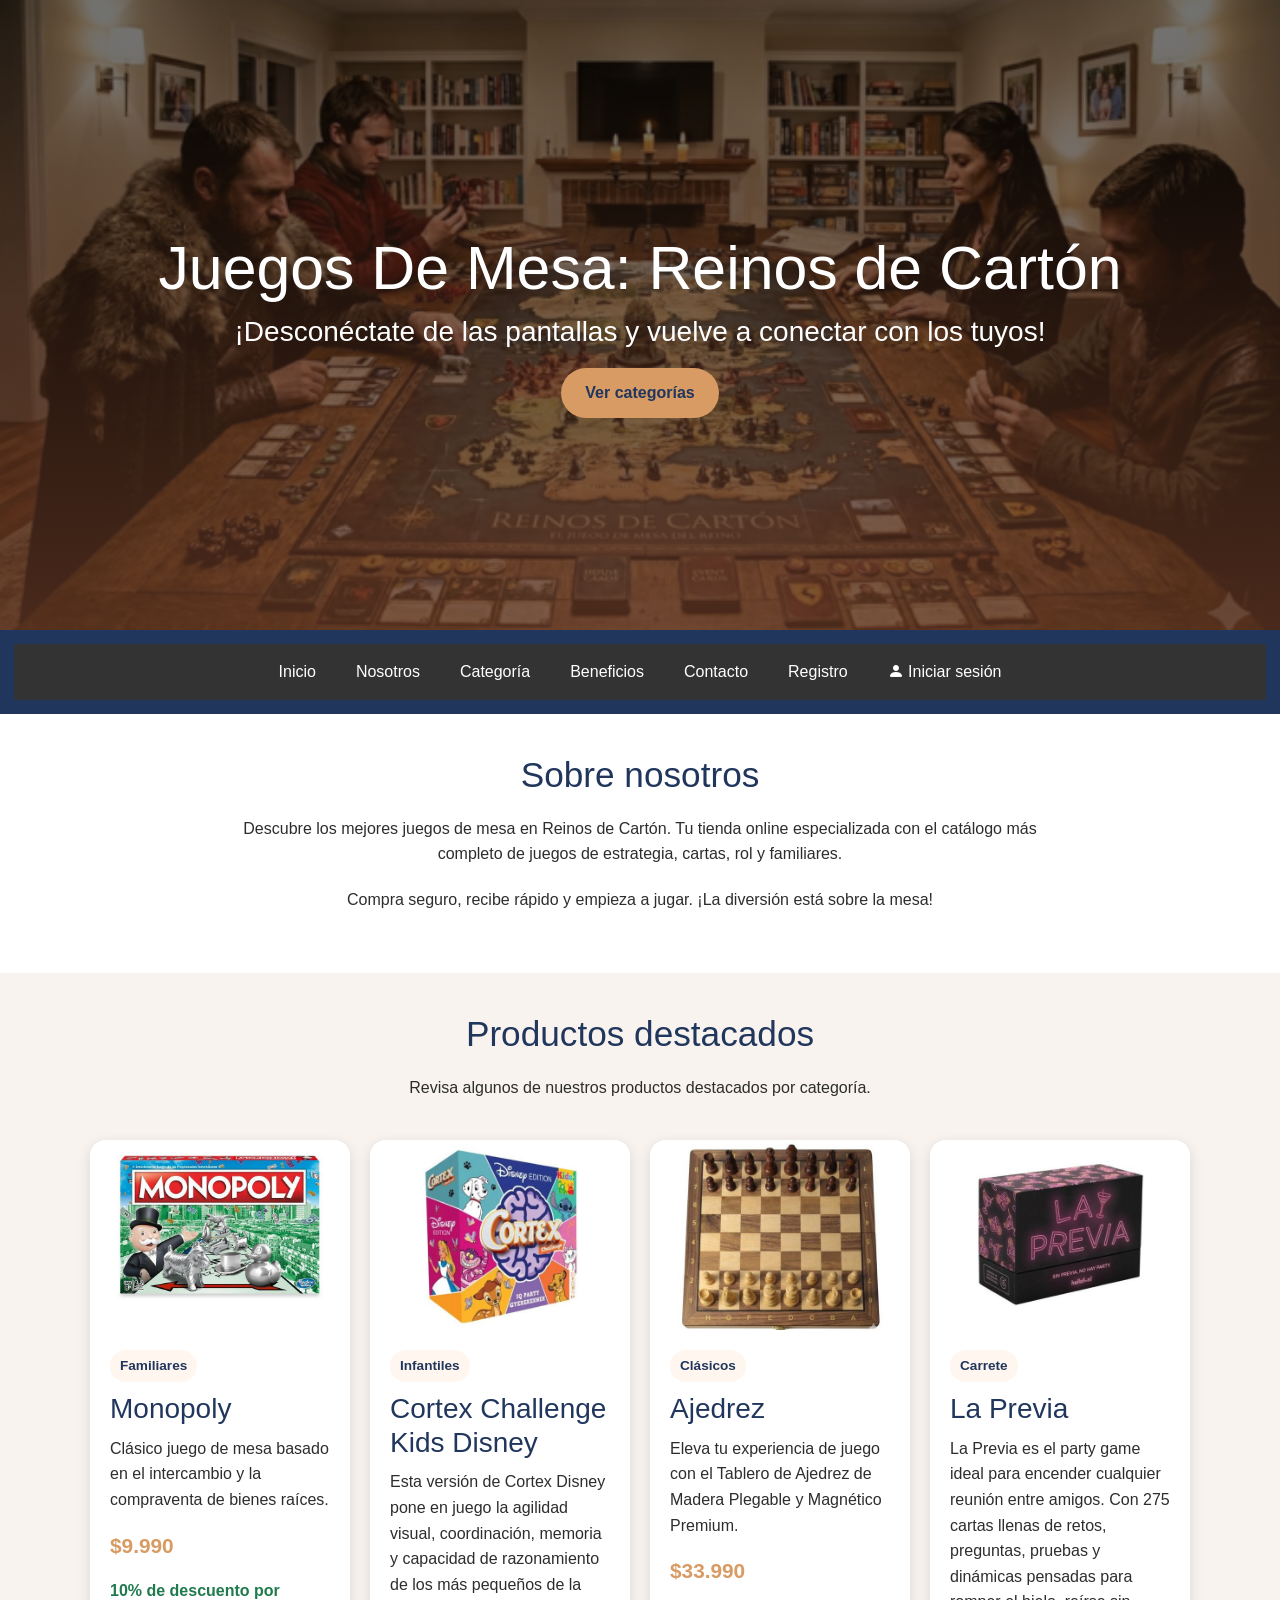
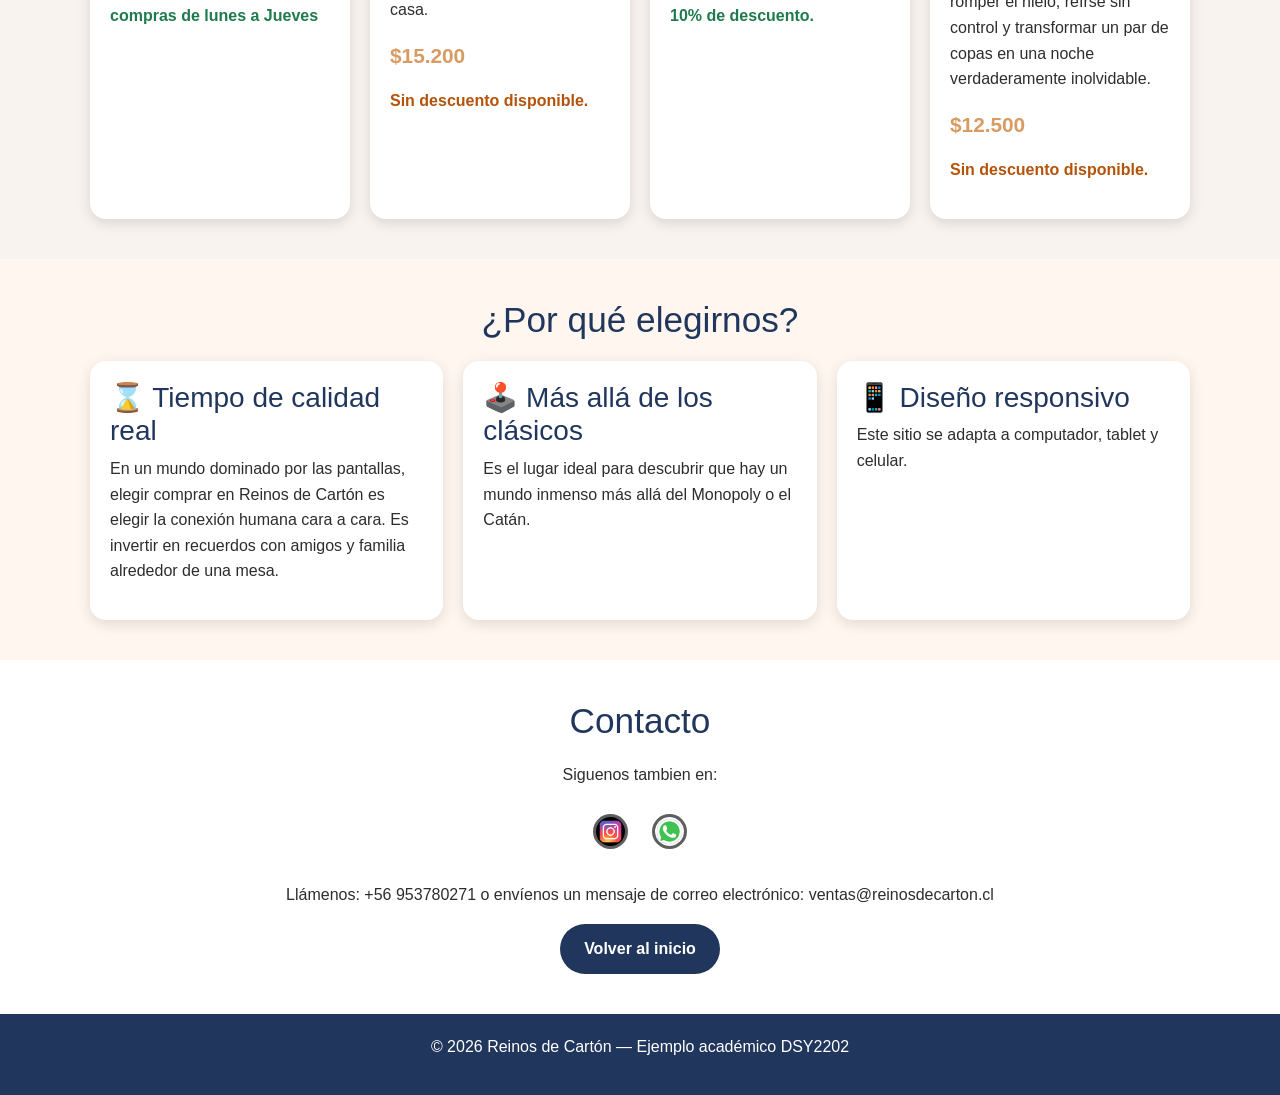
<file: index.html>
<!DOCTYPE html>
<!-- Indica que este documento usa HTML5.
  Siempre debe ir al inicio del archivo.
-->

<html lang="es">
<!-- 
  lang="es" indica que el idioma principal del sitio es español.
  Esto ayuda a navegadores, lectores de pantalla y accesibilidad.
-->

<head>
    <!-- Configuración general del documento -->

    <meta charset="UTF-8">
    <!-- Permite usar correctamente tildes, ñ y caracteres especiales -->

    <meta name="viewport" content="width=device-width, initial-scale=1.0">
    <!-- Permite que el sitio se adapte correctamente a celulares y tablets -->

    <title>Reinos de Cartón: Juegos de Mesa</title>
    <!-- Título que aparece en la pestaña del navegador -->

    <!-- Bootstrap por CDN: nos entrega diseño responsivo y componentes listos -->
    <link href="https://cdn.jsdelivr.net/npm/bootstrap@5.3.3/dist/css/bootstrap.min.css" rel="stylesheet">
    <link href="https://cdn.jsdelivr.net/npm/bootstrap-icons@1.11.3/font/bootstrap-icons.min.css" rel="stylesheet">

    <link rel="stylesheet" href="css/style.css">
    <!-- Conecta este HTML con el archivo CSS externo -->


</head>

<body>
    <!-- ========================================================= -->
    <!-- ENCABEZADO PRINCIPAL DEL SITIO -->
    <!-- ========================================================= -->

    <header class="encabezado" id="inicio">
        <!-- header representa la parte superior del sitio.
      Normalmente contiene logo, nombre del sitio o presentación principal.
    -->

        <div class="contenedor encabezado-contenido">
            <!-- div contenedor ayuda a limitar el ancho del contenido
        y mantener la página visualmente ordenada.
         -->
            <p>
            <h1>Juegos De Mesa: Reinos de Cartón</h1>
            <!-- h1 es el título principal de la página. Debe existir solo uno por página. -->
            <h3>¡Desconéctate de las pantallas y vuelve a conectar con los tuyos!</h3>
            </p>

            <!-- Párrafo de presentación o slogan -->

            <a href="#menu" class="boton-principal">Ver categorías</a>
            <!-- Enlace interno.
        Al hacer clic, baja hasta la sección con id="menu".
      -->
        </div>
    </header>

    <!-- ========================================================= -->
    <!-- MENÚ DE NAVEGACIÓN -->
    <!-- ========================================================= -->

    <nav class="navegacion">
        <!-- nav representa una zona de navegación.
      Aquí ubicamos enlaces internos a distintas secciones.
    -->
        <ul>
            <li><a href="index.html">Inicio</a></li>
            <li><a href="#nosotros">Nosotros</a></li>

            <li class="tiene-submenu">
                <a href="#menu">Categoría</a>
                <ul class="submenu">
                    <li><a href="familiares.html">Familiares</a></li>
                    <li><a href="infantiles.html">Infantiles</a></li>
                    <li><a href="clasicos.html">Clásicos</a></li>
                    <li><a href="carrete.html">Carrete</a></li>
                </ul>
            </li>

            <li><a href="#beneficios">Beneficios</a></li>
            <li><a href="#contacto">Contacto</a></li>
            <li><a href="registro.html">Registro</a></li>
            <li><a href="login.html" title="Accede a tu cuenta">
                <i class="bi-person-fill"></i>
                <span class="hidden-sm-down">Iniciar sesión</span>
            </a></li>

        </ul>
    </nav>


    <!-- ========================================================= -->
    <!-- CONTENIDO PRINCIPAL -->
    <!-- ========================================================= -->

    <main>
        <!-- main representa el contenido principal del sitio.
        Debe usarse una vez por página.
    -->

        <!-- ========================================================= -->
        <!-- SECCIÓN NOSOTROS -->
        <!-- ========================================================= -->

        <section class="seccion nosotros" id="nosotros">
            <!-- 
        section agrupa contenido relacionado.
        En este caso, información sobre los juegos de mesa en "Reinos de Cartón"
      -->

            <div class="contenedor">
                <h2>Sobre nosotros</h2>

                <p>
                    Descubre los mejores juegos de mesa en Reinos de Cartón.
                    Tu tienda online especializada con el catálogo más completo de juegos de estrategia,
                    cartas, rol y familiares.
                </p>

                <p>
                    Compra seguro, recibe rápido y empieza a jugar.
                    ¡La diversión está sobre la mesa!
                </p>
            </div>
        </section>

        <!-- ========================================================= -->
        <!-- SECCIÓN MENÚ -->
        <!-- ========================================================= -->

        <section class="seccion menu" id="menu">
            <div class="contenedor">
                <h2>Productos destacados</h2>

                <p class="texto-intro">
                    Revisa algunos de nuestros productos destacados por categoría.
                </p>

                <!-- 
          Contenedor de tarjetas.
          Dentro ubicaremos productos ficticios.
        -->
                <div class="contenedor-tarjetas">

                    <!-- ========================================================= -->
                    <!-- TARJETA 1 -->
                    <!-- ========================================================= -->

                    <article class="tarjeta">
                        <!-- 
              article representa contenido independiente.
              Cada tarjeta puede entenderse por sí sola.
            -->

                        <img src="img/monopoly_clasico.jpg" alt="Familiares">
                        <!-- 
              img muestra una imagen.
              src indica la ruta.
              alt describe la imagen para accesibilidad.
            -->

                        <div class="tarjeta-contenido">
                            <span class="categoria">Familiares</span>

                            <h3>Monopoly</h3>

                            <p>
                                Clásico juego de mesa basado en el intercambio y la compraventa de bienes raíces.
                            </p>

                            <p class="precio">$9.990</p>

                            <p class="descuento">10% de descuento por compras de lunes a Jueves</p>
                        </div>
                    </article>

                    <!-- ========================================================= -->
                    <!-- TARJETA 2 -->
                    <!-- ========================================================= -->

                    <article class="tarjeta">
                        <img src="img/cortex_kids.jpg" alt="Infantiles">

                        <div class="tarjeta-contenido">
                            <span class="categoria">Infantiles</span>

                            <h3>Cortex Challenge Kids Disney</h3>

                            <p>
                                Esta versión de Cortex Disney pone en juego la agilidad visual, coordinación,
                                memoria y capacidad de razonamiento de los más pequeños de la casa.
                            </p>

                            <p class="precio">$15.200</p>

                            <p class="sin-descuento">Sin descuento disponible.</p>
                        </div>
                    </article>

                    <!-- ========================================================= -->
                    <!-- TARJETA 3 -->
                    <!-- ========================================================= -->

                    <article class="tarjeta">
                        <img src="img/ajedrez.jpg" alt="Clasicos">

                        <div class="tarjeta-contenido">
                            <span class="categoria">Clásicos</span>

                            <h3>Ajedrez</h3>

                            <p>
                                Eleva tu experiencia de juego con el
                                Tablero de Ajedrez de Madera Plegable y Magnético Premium.
                            </p>

                            <p class="precio">$33.990</p>

                            <p class="descuento">10% de descuento.</p>
                        </div>
                    </article>

                    <!-- ========================================================= -->
                    <!-- TARJETA 4 -->
                    <!-- ========================================================= -->

                    <article class="tarjeta">
                        <img src="img/laPrevia.jpg" alt="Carrete">

                        <div class="tarjeta-contenido">
                            <span class="categoria">Carrete</span>

                            <h3>La Previa</h3>

                            <p>
                                La Previa es el party game ideal para encender cualquier reunión
                                entre amigos. Con 275 cartas llenas de retos, preguntas, pruebas y
                                dinámicas pensadas para romper el hielo, reírse sin control y transformar
                                un par de copas en una noche verdaderamente inolvidable.
                            </p>

                            <p class="precio">$12.500</p>

                            <p class="sin-descuento">Sin descuento disponible.</p>
                        </div>
                    </article>

        </section>

        <!-- ========================================================= -->
        <!-- SECCIÓN BENEFICIOS -->
        <!-- ========================================================= -->

        <section class="seccion beneficios" id="beneficios">
            <div class="contenedor">
                <h2>¿Por qué elegirnos?</h2>

                <div class="contenedor-beneficios">

                    <article class="beneficio">
                        <h3>⌛ Tiempo de calidad real</h3>
                        <p>En un mundo dominado por las pantallas, elegir comprar en Reinos de Cartón es elegir
                            la conexión humana cara a cara.
                            Es invertir en recuerdos con amigos y familia alrededor de una mesa.</p>
                    </article>

                    <article class="beneficio">
                        <h3> 🕹️ Más allá de los clásicos</h3>
                        <p>Es el lugar ideal para descubrir que hay un mundo inmenso más allá del Monopoly o el Catán.
                        </p>
                    </article>

                    <article class="beneficio">
                        <h3>📱 Diseño responsivo</h3>
                        <p>Este sitio se adapta a computador, tablet y celular.</p>
                    </article>

                </div>
            </div>

        </section>

        <!-- ========================================================= -->
        <!-- SECCIÓN CONTACTO -->
        <!-- ========================================================= -->

        <section class="seccion contacto" id="contacto">
            <div class="contenedor">
                <h2>Contacto</h2>

                <p>
                    Siguenos tambien en:
                <div class="item-wrapper">
                    <img src="img/instagram.png" alt="instagram">
                </div>
                <div class="item-wrapper">
                    <img src="img/whatsapp.gif" alt="whatsapp">
                </div>
                </p>

                <p>
                    Llámenos: +56 953780271 o
                    envíenos un mensaje de correo electrónico: ventas@reinosdecarton.cl
                </p>

                <a href="#inicio" class="boton-secundario">Volver al inicio</a>
            </div>
        </section>

    </main>


    <!-- ========================================================= -->
    <!-- PIE DE PÁGINA -->
    <!-- ========================================================= -->

    <footer class="pie-pagina">
        <p>© 2026 Reinos de Cartón — Ejemplo académico DSY2202</p>
    </footer>


</body>

</html>
</file>
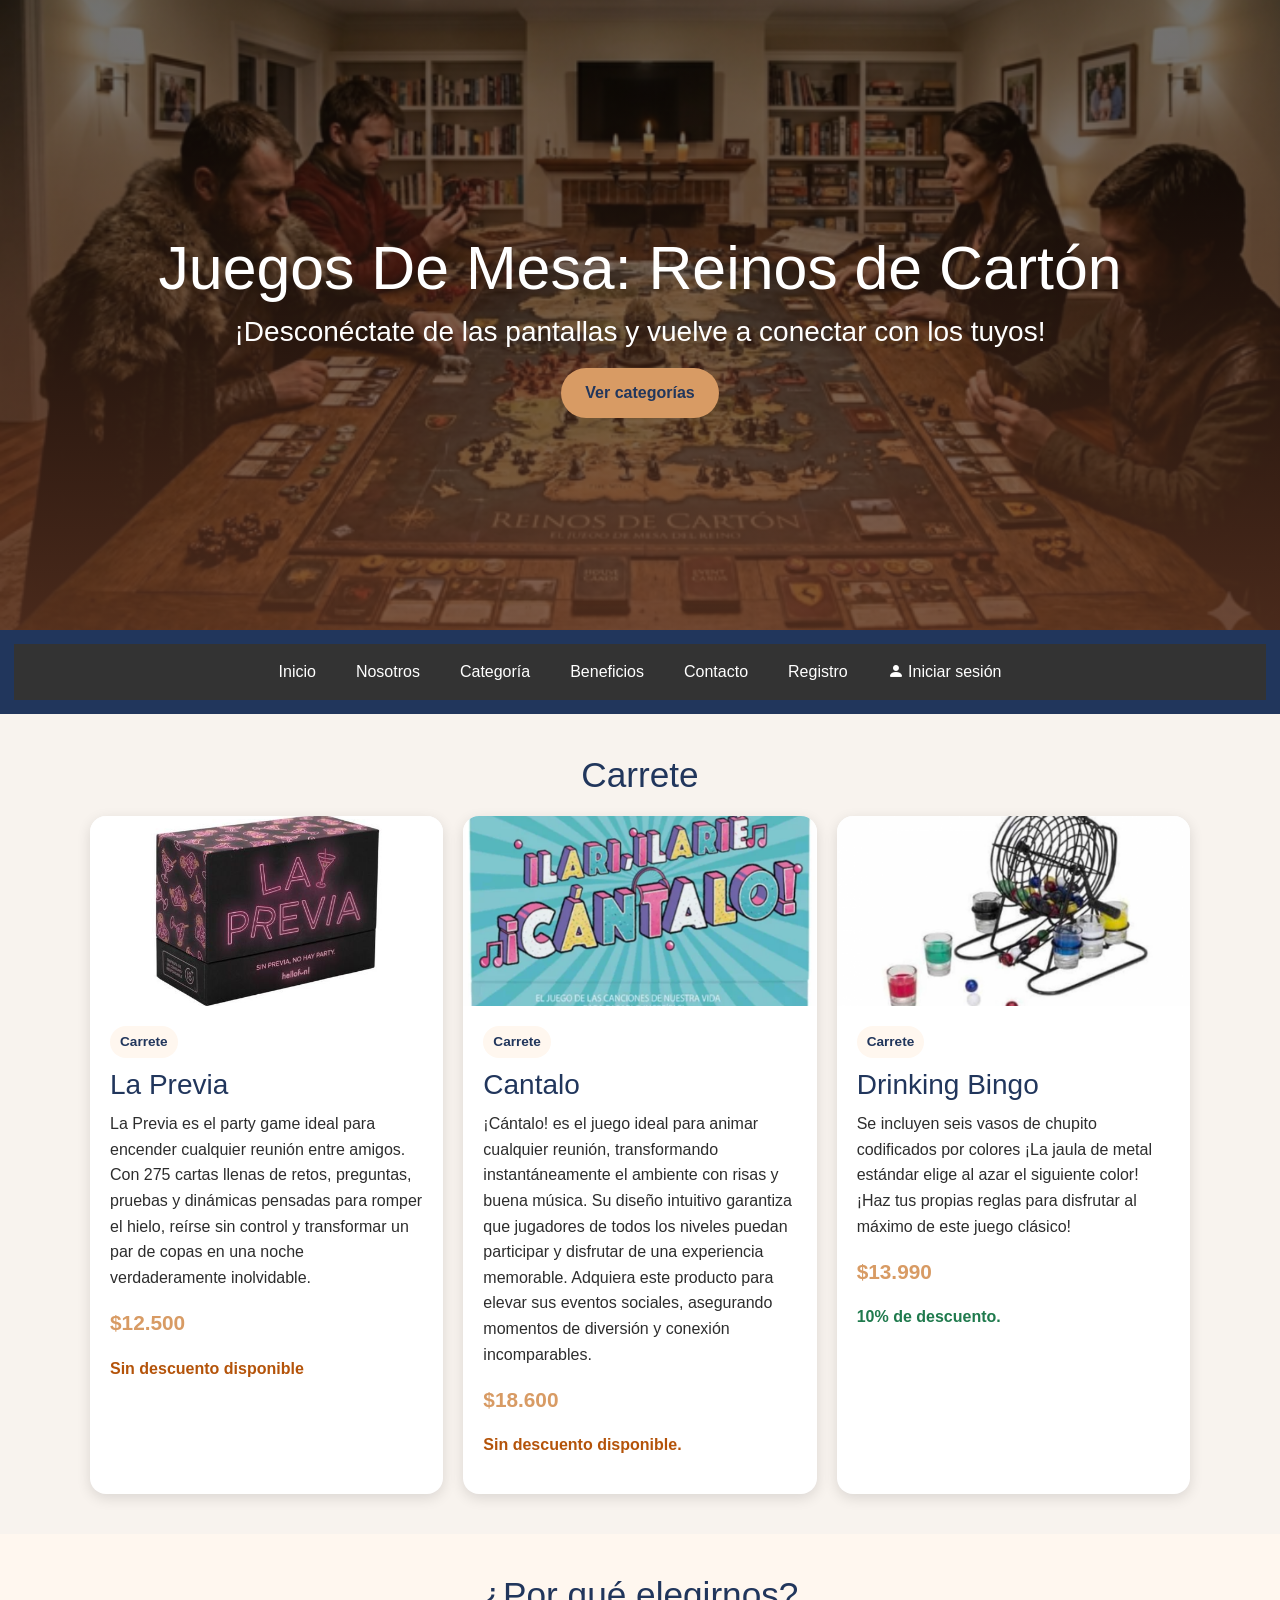
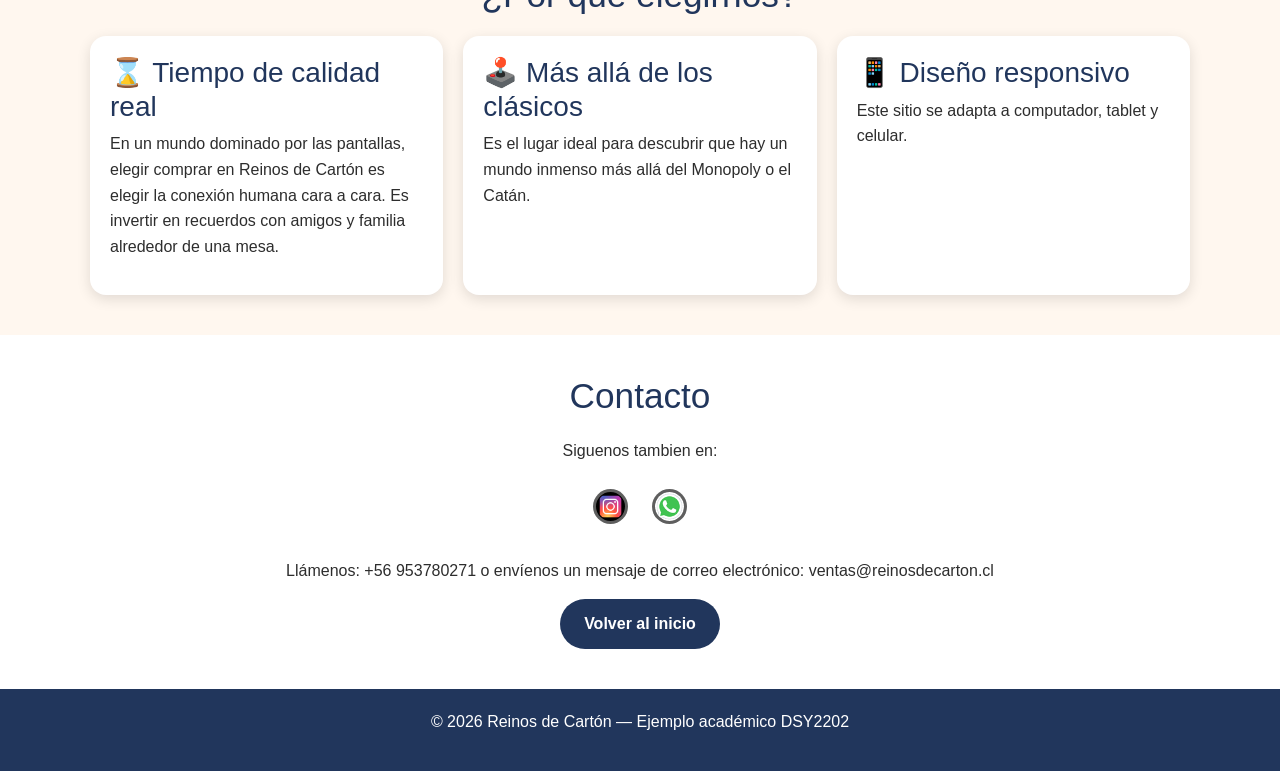
<file: carrete.html>
<!DOCTYPE html>
<!-- Indica que este documento usa HTML5.
  Siempre debe ir al inicio del archivo.
-->

<html lang="es">
<!-- 
  lang="es" indica que el idioma principal del sitio es español.
  Esto ayuda a navegadores, lectores de pantalla y accesibilidad.
-->

<head>
    <!-- Configuración general del documento -->

    <meta charset="UTF-8">
    <!-- Permite usar correctamente tildes, ñ y caracteres especiales -->

    <meta name="viewport" content="width=device-width, initial-scale=1.0">
    <!-- Permite que el sitio se adapte correctamente a celulares y tablets -->

     <!-- Bootstrap por CDN: nos entrega diseño responsivo y componentes listos -->
    <link href="https://cdn.jsdelivr.net/npm/bootstrap@5.3.3/dist/css/bootstrap.min.css" rel="stylesheet">
    <link href="https://cdn.jsdelivr.net/npm/bootstrap-icons@1.11.3/font/bootstrap-icons.min.css" rel="stylesheet">
    <title>Reinos de Cartón: Juegos de Mesa</title>
    <!-- Título que aparece en la pestaña del navegador -->

    <link rel="stylesheet" href="css/style.css">
    <!-- Conecta este HTML con el archivo CSS externo -->

</head>

<body>
    <!-- ========================================================= -->
    <!-- ENCABEZADO PRINCIPAL DEL SITIO -->
    <!-- ========================================================= -->

    <header class="encabezado" id="inicio">
        <!-- header representa la parte superior del sitio.
      Normalmente contiene logo, nombre del sitio o presentación principal.
    -->

        <div class="contenedor encabezado-contenido">
            <!-- div contenedor ayuda a limitar el ancho del contenido
        y mantener la página visualmente ordenada.
         -->
            <p>
            <h1>Juegos De Mesa: Reinos de Cartón</h1>
            <!-- h1 es el título principal de la página. Debe existir solo uno por página. -->
            <h3>¡Desconéctate de las pantallas y vuelve a conectar con los tuyos!</h3>
            </p>

            <!-- Párrafo de presentación o slogan -->

            <a href="#menu" class="boton-principal">Ver categorías</a>
            <!-- Enlace interno.
        Al hacer clic, baja hasta la sección con id="menu".
      -->
        </div>
    </header>

    <!-- ========================================================= -->
    <!-- MENÚ DE NAVEGACIÓN -->
    <!-- ========================================================= -->

    <nav class="navegacion">
        <!-- nav representa una zona de navegación.
      Aquí ubicamos enlaces internos a distintas secciones.
    -->
        <ul>
            <li><a href="index.html">Inicio</a></li>
            <li><a href="#nosotros">Nosotros</a></li>

            <li class="tiene-submenu">
                <a href="#menu">Categoría</a>
                <ul class="submenu">
                    <li><a href="familiares.html">Familiares</a></li>
                    <li><a href="infantiles.html">Infantiles</a></li>
                    <li><a href="clasicos.html">Clásicos</a></li>
                    <li><a href="carrete.html">Carrete</a></li>
                </ul>
            </li>

            <li><a href="#beneficios">Beneficios</a></li>
            <li><a href="#contacto">Contacto</a></li>
            <li><a href="registro.html">Registro</a></li>
            <li><a href="login.html" title="Accede a tu cuenta">
                <i class="bi-person-fill"></i>
                <span class="hidden-sm-down">Iniciar sesión</span>
            </a></li>
        </ul>
    </nav>

    <!-- ========================================================= -->
    <!-- CONTENIDO PRINCIPAL -->
    <!-- ========================================================= -->

    <main>
        <!-- main representa el contenido principal del sitio.
        Debe usarse una vez por página.
    -->


        <!-- ========================================================= -->
        <!-- SECCIÓN MENÚ -->
        <!-- ========================================================= -->

        <section class="seccion menu" id="menu">
            <div class="contenedor">
                <h2>Carrete</h2>

                <!-- 
          Contenedor de tarjetas.
          Dentro ubicaremos productos ficticios.
        -->
                <div class="contenedor-tarjetas">

                    <!-- ========================================================= -->
                    <!-- TARJETA 1 -->
                    <!-- ========================================================= -->

                    <article class="tarjeta">
                        <!-- 
              article representa contenido independiente.
              Cada tarjeta puede entenderse por sí sola.
            -->

                        <img src="img/laPrevia.jpg" alt="La Previa">
                        <!-- 
              img muestra una imagen.
              src indica la ruta.
              alt describe la imagen para accesibilidad.
            -->

                        <div class="tarjeta-contenido">
                            <span class="categoria">Carrete</span>

                            <h3>La Previa</h3>

                            <p>
                                La Previa es el party game ideal para encender cualquier reunión entre amigos.
                                Con 275 cartas llenas de retos, preguntas, pruebas y dinámicas pensadas para romper el
                                hielo,
                                reírse sin control y transformar un par de copas en una noche verdaderamente
                                inolvidable.
                            </p>

                            <p class="precio">$12.500</p>

                            <p class="sin-descuento">Sin descuento disponible</p>
                        </div>
                    </article>

                    <!-- ========================================================= -->
                    <!-- TARJETA 2 -->
                    <!-- ========================================================= -->

                    <article class="tarjeta">
                        <img src="img/cantalo.png" alt="Cantalo">

                        <div class="tarjeta-contenido">
                            <span class="categoria">Carrete</span>

                            <h3>Cantalo</h3>

                            <p>
                                ¡Cántalo! es el juego ideal para animar cualquier reunión, transformando
                                instantáneamente
                                el ambiente con risas y buena música. Su diseño intuitivo garantiza que jugadores de
                                todos los niveles puedan participar y disfrutar de una experiencia memorable. Adquiera
                                este producto
                                para elevar sus eventos sociales, asegurando momentos de diversión y conexión
                                incomparables.
                            </p>

                            <p class="precio">$18.600</p>

                            <p class="sin-descuento">Sin descuento disponible.</p>
                        </div>
                    </article>

                    <!-- ========================================================= -->
                    <!-- TARJETA 3 -->
                    <!-- ========================================================= -->

                    <article class="tarjeta">
                        <img src="img/drinking-bingo.jpg" alt="Drinking Bingo">

                        <div class="tarjeta-contenido">
                            <span class="categoria">Carrete</span>

                            <h3>Drinking Bingo</h3>

                            <p>
                                Se incluyen seis vasos de chupito codificados por colores
                                ¡La jaula de metal estándar elige al azar el siguiente color!
                                ¡Haz tus propias reglas para disfrutar al máximo de este juego clásico!
                            </p>

                            <p class="precio">$13.990</p>

                            <p class="descuento">10% de descuento.</p>
                        </div>
                    </article>


        </section>

        <!-- ========================================================= -->
        <!-- SECCIÓN BENEFICIOS -->
        <!-- ========================================================= -->

        <section class="seccion beneficios" id="beneficios">
            <div class="contenedor">
                <h2>¿Por qué elegirnos?</h2>

                <div class="contenedor-beneficios">

                    <article class="beneficio">
                        <h3>⌛ Tiempo de calidad real</h3>
                        <p>En un mundo dominado por las pantallas, elegir comprar en Reinos de Cartón es elegir
                            la conexión humana cara a cara.
                            Es invertir en recuerdos con amigos y familia alrededor de una mesa.</p>
                    </article>

                    <article class="beneficio">
                        <h3> 🕹️ Más allá de los clásicos</h3>
                        <p>Es el lugar ideal para descubrir que hay un mundo inmenso más allá del Monopoly o el Catán.
                        </p>
                    </article>

                    <article class="beneficio">
                        <h3>📱 Diseño responsivo</h3>
                        <p>Este sitio se adapta a computador, tablet y celular.</p>
                    </article>

                </div>
            </div>

        </section>

        <!-- ========================================================= -->
        <!-- SECCIÓN CONTACTO -->
        <!-- ========================================================= -->

        <section class="seccion contacto" id="contacto">
            <div class="contenedor">
                <h2>Contacto</h2>

                <p>
                    Siguenos tambien en:
                <div class="item-wrapper">
                    <img src="img/instagram.png" alt="instagram">
                </div>
                <div class="item-wrapper">
                    <img src="img/whatsapp.gif" alt="whatsapp">
                </div>
                </p>

                <p>
                    Llámenos: +56 953780271 o
                    envíenos un mensaje de correo electrónico: ventas@reinosdecarton.cl
                </p>

                <a href="#inicio" class="boton-secundario">Volver al inicio</a>
            </div>
        </section>

    </main>


    <!-- ========================================================= -->
    <!-- PIE DE PÁGINA -->
    <!-- ========================================================= -->

    <footer class="pie-pagina">
        <p>© 2026 Reinos de Cartón — Ejemplo académico DSY2202</p>
    </footer>


</body>

</html>
</file>
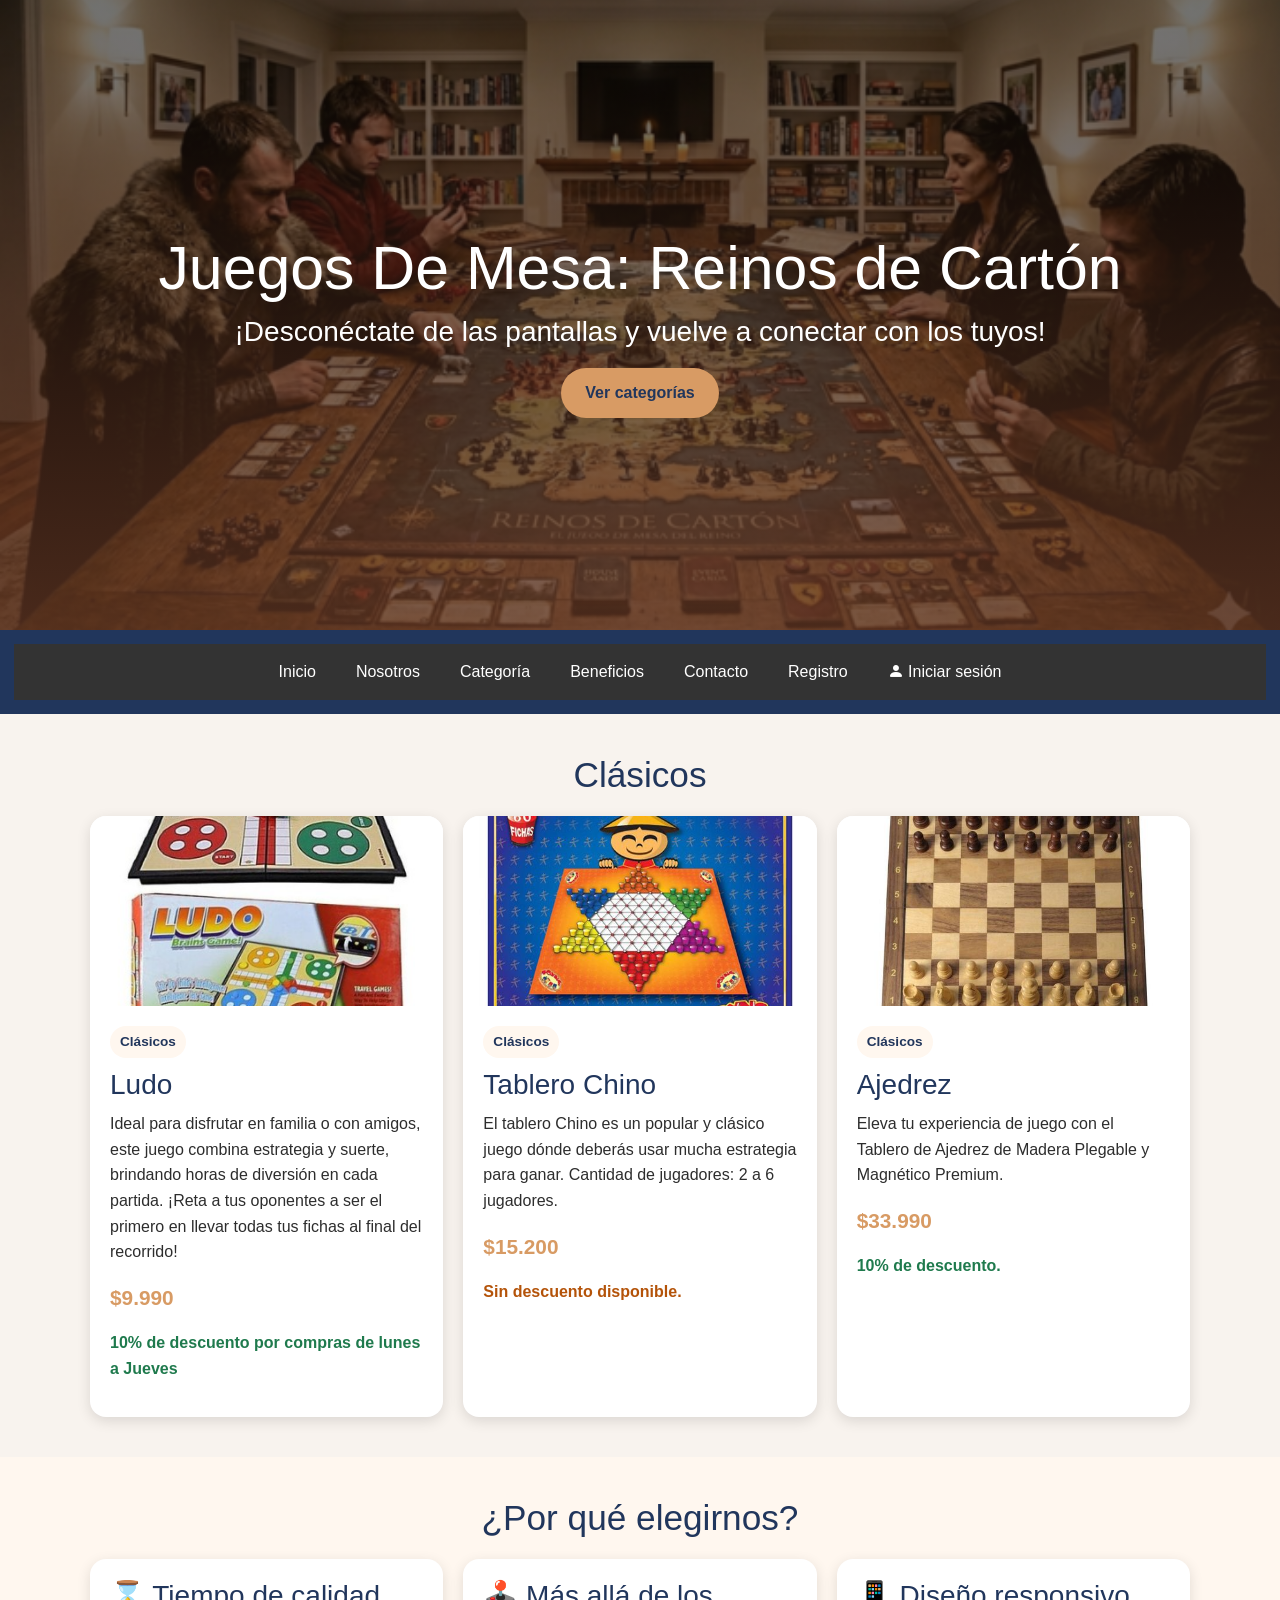
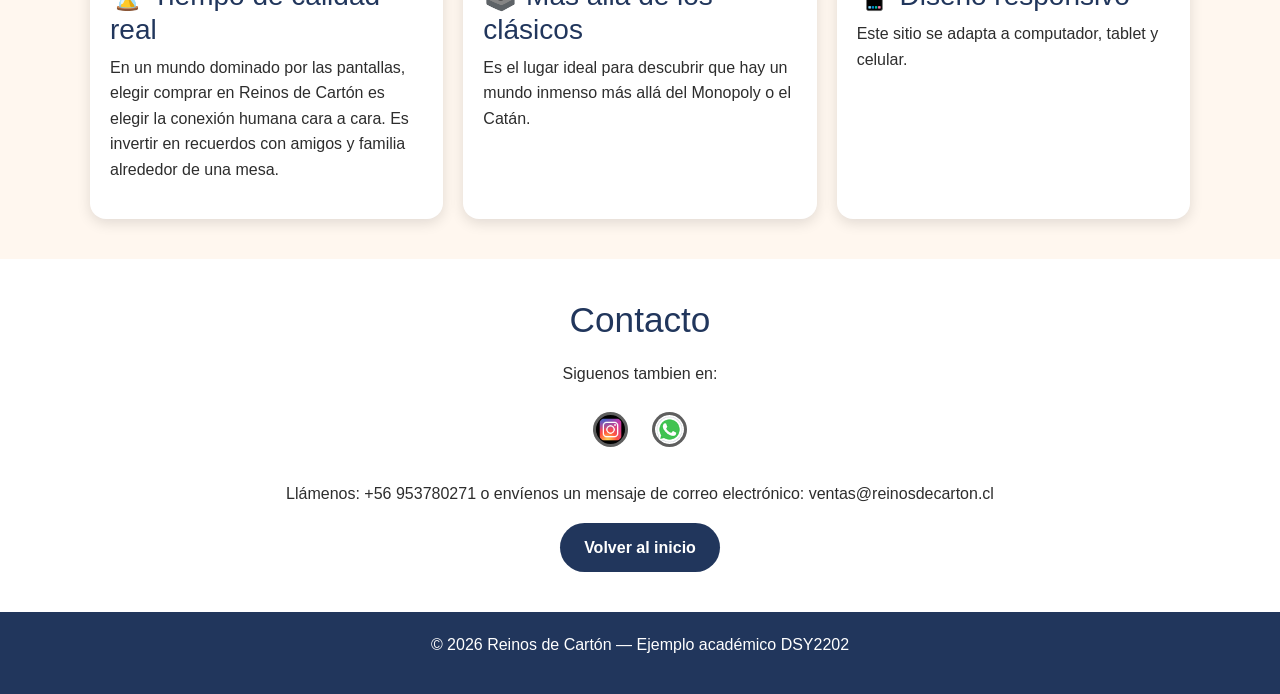
<file: clasicos.html>
<!DOCTYPE html>
<!-- Indica que este documento usa HTML5.
  Siempre debe ir al inicio del archivo.
-->

<html lang="es">
<!-- 
  lang="es" indica que el idioma principal del sitio es español.
  Esto ayuda a navegadores, lectores de pantalla y accesibilidad.
-->

<head>
    <!-- Configuración general del documento -->

    <meta charset="UTF-8">
    <!-- Permite usar correctamente tildes, ñ y caracteres especiales -->

    <meta name="viewport" content="width=device-width, initial-scale=1.0">
    <!-- Permite que el sitio se adapte correctamente a celulares y tablets -->

     <!-- Bootstrap por CDN: nos entrega diseño responsivo y componentes listos -->
    <link href="https://cdn.jsdelivr.net/npm/bootstrap@5.3.3/dist/css/bootstrap.min.css" rel="stylesheet">
    <link href="https://cdn.jsdelivr.net/npm/bootstrap-icons@1.11.3/font/bootstrap-icons.min.css" rel="stylesheet">
    <title>Reinos de Cartón: Juegos de Mesa</title>
    <!-- Título que aparece en la pestaña del navegador -->

    <link rel="stylesheet" href="css/style.css">
    <!-- Conecta este HTML con el archivo CSS externo -->


</head>

<body>
    <!-- ========================================================= -->
    <!-- ENCABEZADO PRINCIPAL DEL SITIO -->
    <!-- ========================================================= -->

    <header class="encabezado" id="inicio">
        <!-- header representa la parte superior del sitio.
      Normalmente contiene logo, nombre del sitio o presentación principal.
    -->

        <div class="contenedor encabezado-contenido">
            <!-- div contenedor ayuda a limitar el ancho del contenido
        y mantener la página visualmente ordenada.
         -->
            <p>
            <h1>Juegos De Mesa: Reinos de Cartón</h1>
            <!-- h1 es el título principal de la página. Debe existir solo uno por página. -->
            <h3>¡Desconéctate de las pantallas y vuelve a conectar con los tuyos!</h3>
            </p>

            <!-- Párrafo de presentación o slogan -->

            <a href="#menu" class="boton-principal">Ver categorías</a>
            <!-- Enlace interno.
        Al hacer clic, baja hasta la sección con id="menu".
      -->
        </div>
    </header>

    <!-- ========================================================= -->
    <!-- MENÚ DE NAVEGACIÓN -->
    <!-- ========================================================= -->

    <nav class="navegacion">
        <!-- nav representa una zona de navegación.
      Aquí ubicamos enlaces internos a distintas secciones.
    -->
        <ul>
            <li><a href="index.html">Inicio</a></li>
            <li><a href="#nosotros">Nosotros</a></li>

            <li class="tiene-submenu">
                <a href="#menu">Categoría</a>
                <ul class="submenu">
                    <li><a href="familiares.html">Familiares</a></li>
                    <li><a href="infantiles.html">Infantiles</a></li>
                    <li><a href="clasicos.html">Clásicos</a></li>
                    <li><a href="carrete.html">Carrete</a></li>
                </ul>
            </li>

            <li><a href="#beneficios">Beneficios</a></li>
            <li><a href="#contacto">Contacto</a></li>
            <li><a href="registro.html">Registro</a></li>
            <li><a href="login.html" title="Accede a tu cuenta">
                <i class="bi-person-fill"></i>
                <span class="hidden-sm-down">Iniciar sesión</span>
            </a></li>
        </ul>
    </nav>

    <!-- ========================================================= -->
    <!-- CONTENIDO PRINCIPAL -->
    <!-- ========================================================= -->

    <main>
        <!-- main representa el contenido principal del sitio.
        Debe usarse una vez por página.
    -->


        <!-- ========================================================= -->
        <!-- SECCIÓN MENÚ -->
        <!-- ========================================================= -->

        <section class="seccion menu" id="menu">
            <div class="contenedor">
                <h2>Clásicos</h2>

                <!-- 
          Contenedor de tarjetas.
          Dentro ubicaremos productos ficticios.
        -->
                <div class="contenedor-tarjetas">

                    <!-- ========================================================= -->
                    <!-- TARJETA 1 -->
                    <!-- ========================================================= -->

                    <article class="tarjeta">
                        <!-- 
              article representa contenido independiente.
              Cada tarjeta puede entenderse por sí sola.
            -->

                        <img src="img/ludo.jpg" alt="Ludo">
                        <!-- 
              img muestra una imagen.
              src indica la ruta.
              alt describe la imagen para accesibilidad.
            -->

                        <div class="tarjeta-contenido">
                            <span class="categoria">Clásicos</span>

                            <h3>Ludo</h3>

                            <p>
                                Ideal para disfrutar en familia o con amigos, este juego combina estrategia y suerte,
                                brindando horas de diversión en cada partida.
                                ¡Reta a tus oponentes a ser el primero en llevar todas tus fichas al final del
                                recorrido!
                            </p>

                            <p class="precio">$9.990</p>

                            <p class="descuento">10% de descuento por compras de lunes a Jueves</p>
                        </div>
                    </article>

                    <!-- ========================================================= -->
                    <!-- TARJETA 2 -->
                    <!-- ========================================================= -->

                    <article class="tarjeta">
                        <img src="img/tablerochino.jpg" alt="tablero chino">

                        <div class="tarjeta-contenido">
                            <span class="categoria">Clásicos</span>

                            <h3>Tablero Chino</h3>

                            <p>
                                El tablero Chino es un popular y clásico
                                juego dónde deberás usar mucha estrategia para ganar. Cantidad de jugadores: 2 a 6
                                jugadores.
                            </p>

                            <p class="precio">$15.200</p>

                            <p class="sin-descuento">Sin descuento disponible.</p>
                        </div>
                    </article>

                    <!-- ========================================================= -->
                    <!-- TARJETA 3 -->
                    <!-- ========================================================= -->

                    <article class="tarjeta">
                        <img src="img/ajedrez.jpg" alt="Clasicos">

                        <div class="tarjeta-contenido">
                            <span class="categoria">Clásicos</span>

                            <h3>Ajedrez</h3>

                            <p>
                                Eleva tu experiencia de juego con el
                                Tablero de Ajedrez de Madera Plegable y Magnético Premium.
                            </p>

                            <p class="precio">$33.990</p>

                            <p class="descuento">10% de descuento.</p>
                        </div>
                    </article>


        </section>

        <!-- ========================================================= -->
        <!-- SECCIÓN BENEFICIOS -->
        <!-- ========================================================= -->

        <section class="seccion beneficios" id="beneficios">
            <div class="contenedor">
                <h2>¿Por qué elegirnos?</h2>

                <div class="contenedor-beneficios">

                    <article class="beneficio">
                        <h3>⌛ Tiempo de calidad real</h3>
                        <p>En un mundo dominado por las pantallas, elegir comprar en Reinos de Cartón es elegir
                            la conexión humana cara a cara.
                            Es invertir en recuerdos con amigos y familia alrededor de una mesa.</p>
                    </article>

                    <article class="beneficio">
                        <h3> 🕹️ Más allá de los clásicos</h3>
                        <p>Es el lugar ideal para descubrir que hay un mundo inmenso más allá del Monopoly o el Catán.
                        </p>
                    </article>

                    <article class="beneficio">
                        <h3>📱 Diseño responsivo</h3>
                        <p>Este sitio se adapta a computador, tablet y celular.</p>
                    </article>

                </div>
            </div>

        </section>

        <!-- ========================================================= -->
        <!-- SECCIÓN CONTACTO -->
        <!-- ========================================================= -->

        <section class="seccion contacto" id="contacto">
            <div class="contenedor">
                <h2>Contacto</h2>

                <p>
                    Siguenos tambien en:
                <div class="item-wrapper">
                    <img src="img/instagram.png" alt="instagram">
                </div>
                <div class="item-wrapper">
                    <img src="img/whatsapp.gif" alt="whatsapp">
                </div>
                </p>

                <p>
                    Llámenos: +56 953780271 o
                    envíenos un mensaje de correo electrónico: ventas@reinosdecarton.cl
                </p>

                <a href="#inicio" class="boton-secundario">Volver al inicio</a>
            </div>
        </section>

    </main>


    <!-- ========================================================= -->
    <!-- PIE DE PÁGINA -->
    <!-- ========================================================= -->

    <footer class="pie-pagina">
        <p>© 2026 Reinos de Cartón — Ejemplo académico DSY2202</p>
    </footer>


</body>

</html>
</file>
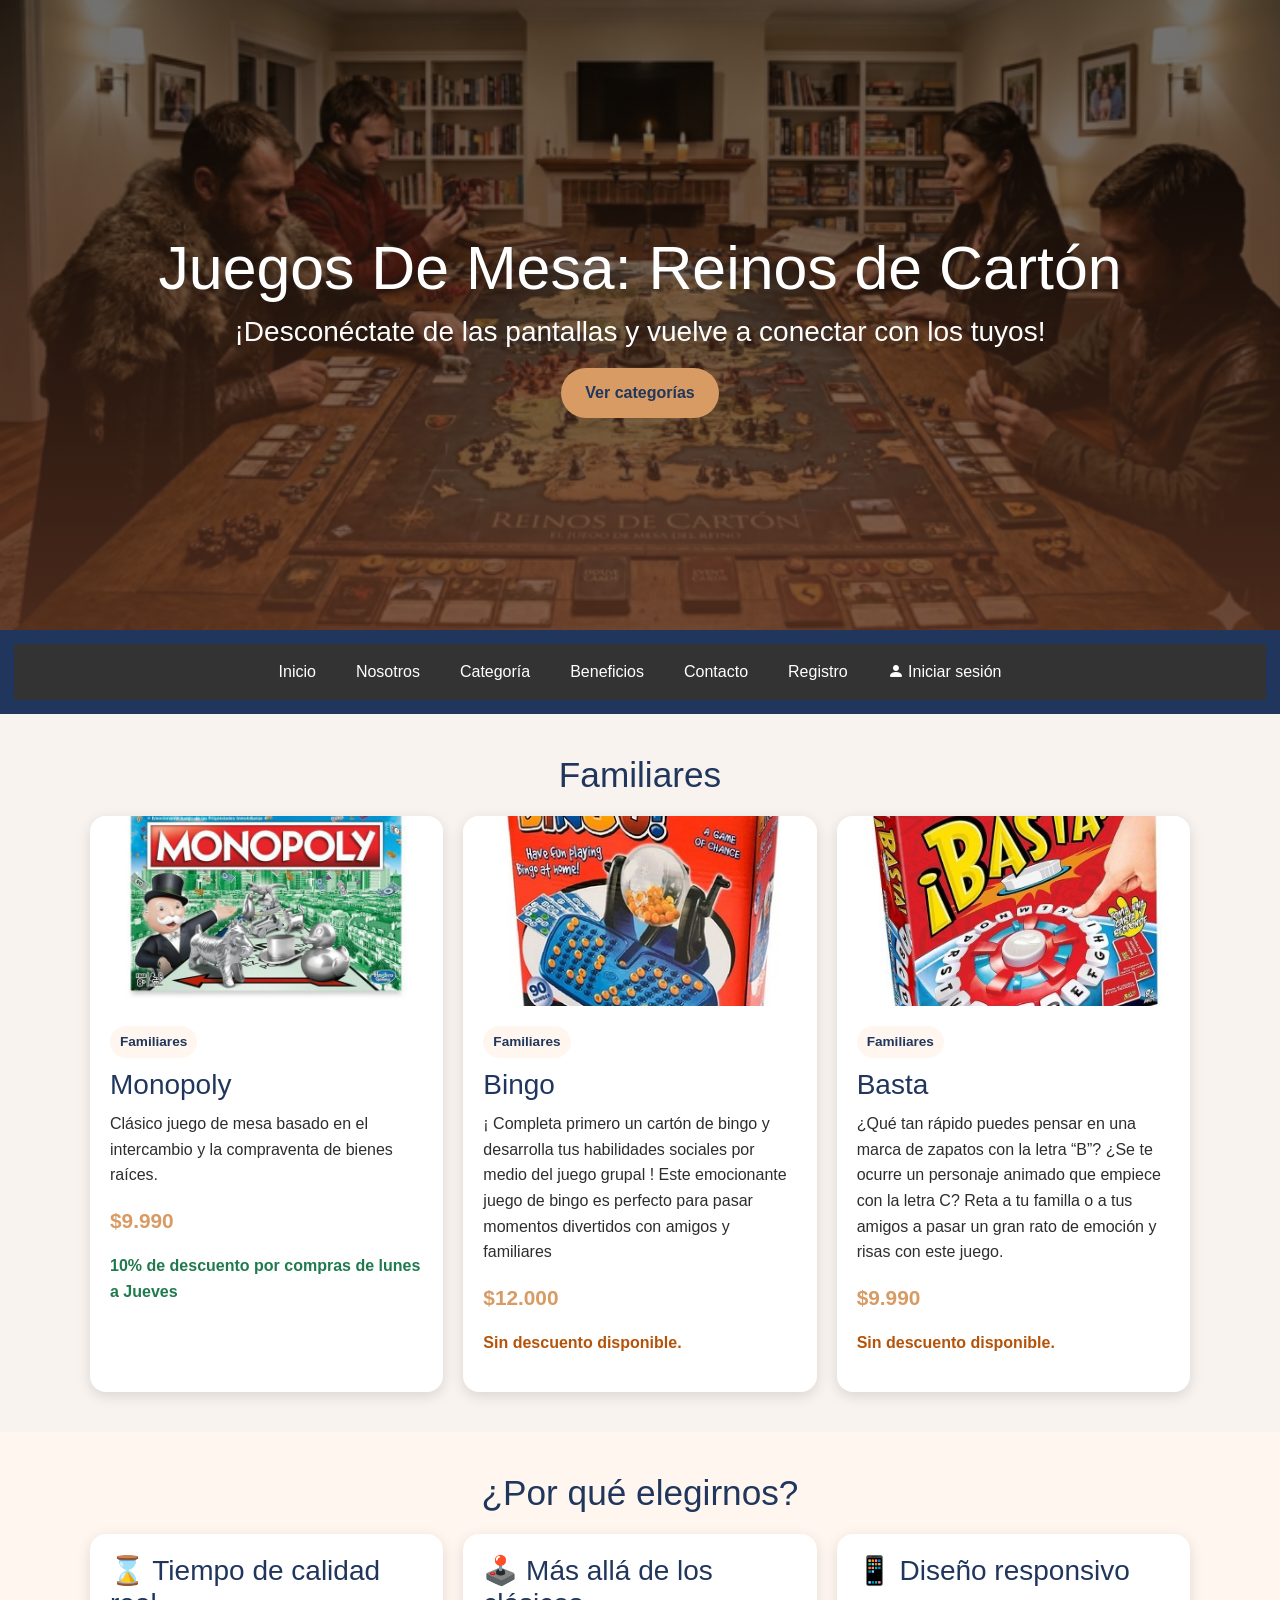
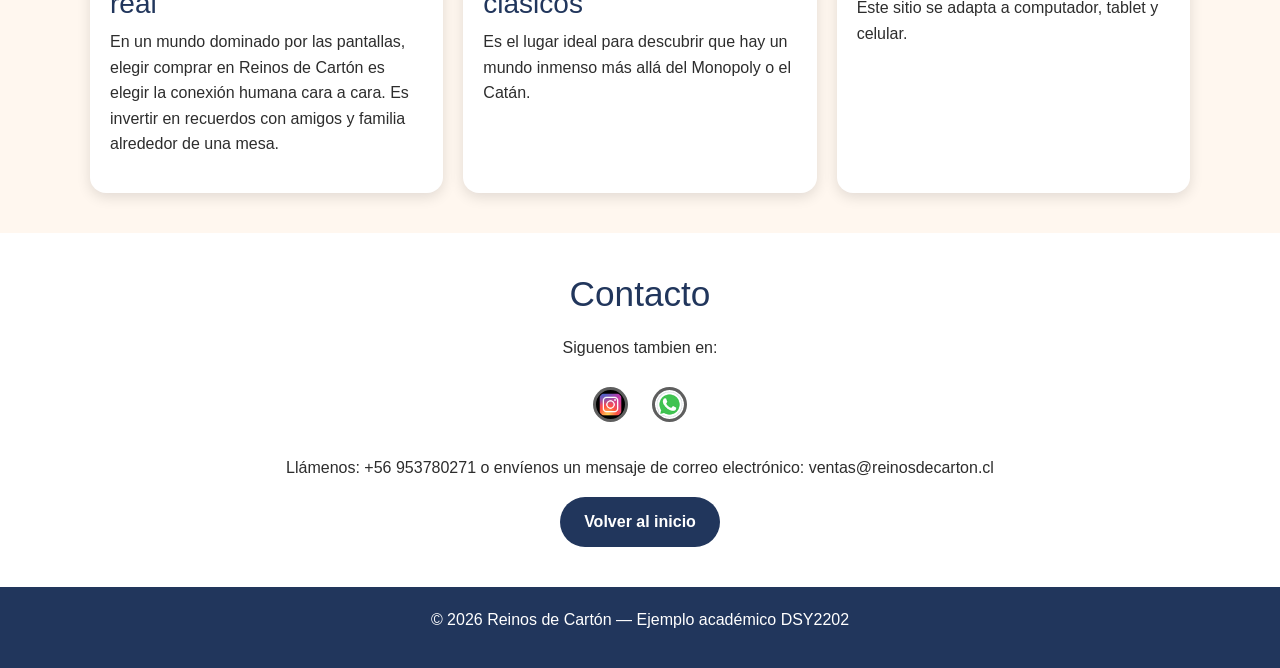
<file: familiares.html>
<!DOCTYPE html>
<!-- Indica que este documento usa HTML5.
  Siempre debe ir al inicio del archivo.
-->

<html lang="es">
<!-- 
  lang="es" indica que el idioma principal del sitio es español.
  Esto ayuda a navegadores, lectores de pantalla y accesibilidad.
-->

<head>
    <!-- Configuración general del documento -->

    <meta charset="UTF-8">
    <!-- Permite usar correctamente tildes, ñ y caracteres especiales -->

    <meta name="viewport" content="width=device-width, initial-scale=1.0">
    <!-- Permite que el sitio se adapte correctamente a celulares y tablets -->

     <!-- Bootstrap por CDN: nos entrega diseño responsivo y componentes listos -->
    <link href="https://cdn.jsdelivr.net/npm/bootstrap@5.3.3/dist/css/bootstrap.min.css" rel="stylesheet">
    <link href="https://cdn.jsdelivr.net/npm/bootstrap-icons@1.11.3/font/bootstrap-icons.min.css" rel="stylesheet">
    <title>Reinos de Cartón: Juegos de Mesa</title>
    <!-- Título que aparece en la pestaña del navegador -->

    <link rel="stylesheet" href="css/style.css">
    <!-- Conecta este HTML con el archivo CSS externo -->


</head>

<body>
    <!-- ========================================================= -->
    <!-- ENCABEZADO PRINCIPAL DEL SITIO -->
    <!-- ========================================================= -->

    <header class="encabezado" id="inicio">
        <!-- header representa la parte superior del sitio.
      Normalmente contiene logo, nombre del sitio o presentación principal.
    -->

        <div class="contenedor encabezado-contenido">
            <!-- div contenedor ayuda a limitar el ancho del contenido
        y mantener la página visualmente ordenada.
         -->
            <p>
            <h1>Juegos De Mesa: Reinos de Cartón</h1>
            <!-- h1 es el título principal de la página. Debe existir solo uno por página. -->
            <h3>¡Desconéctate de las pantallas y vuelve a conectar con los tuyos!</h3>
            </p>

            <!-- Párrafo de presentación o slogan -->

            <a href="#menu" class="boton-principal">Ver categorías</a>
            <!-- Enlace interno.
        Al hacer clic, baja hasta la sección con id="menu".
      -->
        </div>
    </header>

    <!-- ========================================================= -->
    <!-- MENÚ DE NAVEGACIÓN -->
    <!-- ========================================================= -->

    <nav class="navegacion">
        <!-- nav representa una zona de navegación.
      Aquí ubicamos enlaces internos a distintas secciones.
    -->
        <ul>
            <li><a href="index.html">Inicio</a></li>
            <li><a href="#nosotros">Nosotros</a></li>

            <li class="tiene-submenu">
                <a href="#menu">Categoría</a>
                <ul class="submenu">
                    <li><a href="familiares.html">Familiares</a></li>
                    <li><a href="infantiles.html">Infantiles</a></li>
                    <li><a href="clasicos.html">Clásicos</a></li>
                    <li><a href="carrete.html">Carrete</a></li>
                </ul>
            </li>

            <li><a href="#beneficios">Beneficios</a></li>
            <li><a href="#contacto">Contacto</a></li>
            <li><a href="registro.html">Registro</a></li>
            <li><a href="login.html" title="Accede a tu cuenta">
                <i class="bi-person-fill"></i>
                <span class="hidden-sm-down">Iniciar sesión</span>
            </a></li>
        </ul>
    </nav>

    <!-- ========================================================= -->
    <!-- CONTENIDO PRINCIPAL -->
    <!-- ========================================================= -->

    <main>
        <!-- main representa el contenido principal del sitio.
        Debe usarse una vez por página.
    -->


        <!-- ========================================================= -->
        <!-- SECCIÓN MENÚ -->
        <!-- ========================================================= -->

        <section class="seccion menu" id="menu">
            <div class="contenedor">
                <h2>Familiares</h2>

                <!-- 
          Contenedor de tarjetas.
          Dentro ubicaremos productos ficticios.
        -->
                <div class="contenedor-tarjetas">

                    <!-- ========================================================= -->
                    <!-- TARJETA 1 -->
                    <!-- ========================================================= -->

                    <article class="tarjeta">
                        <!-- 
              article representa contenido independiente.
              Cada tarjeta puede entenderse por sí sola.
            -->

                        <img src="img/monopoly_clasico.jpg" alt="Monopoly">
                        <!-- 
              img muestra una imagen.
              src indica la ruta.
              alt describe la imagen para accesibilidad.
            -->

                        <div class="tarjeta-contenido">
                            <span class="categoria">Familiares</span>

                            <h3>Monopoly</h3>

                            <p>
                                Clásico juego de mesa basado en el intercambio y la compraventa de bienes raíces.
                            </p>

                            <p class="precio">$9.990</p>

                            <p class="descuento">10% de descuento por compras de lunes a Jueves</p>
                        </div>
                    </article>

                    <!-- ========================================================= -->
                    <!-- TARJETA 2 -->
                    <!-- ========================================================= -->

                    <article class="tarjeta">
                        <img src="img/bingo.jpg" alt="Bingo">

                        <div class="tarjeta-contenido">
                            <span class="categoria">Familiares</span>

                            <h3>Bingo</h3>

                            <p>
                                ¡ Completa primero un cartón de bingo y desarrolla tus habilidades sociales por medio
                                del juego grupal !
                                Este emocionante juego de bingo es perfecto para pasar momentos divertidos con amigos y
                                familiares
                            </p>

                            <p class="precio">$12.000</p>

                            <p class="sin-descuento">Sin descuento disponible.</p>
                        </div>
                    </article>

                    <!-- ========================================================= -->
                    <!-- TARJETA 3 -->
                    <!-- ========================================================= -->

                    <article class="tarjeta">
                        <img src="img/basta.jpg" alt="Basta">

                        <div class="tarjeta-contenido">
                            <span class="categoria">Familiares</span>

                            <h3>Basta</h3>

                            <p>
                                ¿Qué tan rápido puedes pensar en una marca de zapatos con la letra “B”?
                                ¿Se te ocurre un personaje animado que empiece con la letra C?
                                Reta a tu familla o a tus amigos a pasar un gran rato de emoción y risas con este juego.
                            </p>

                            <p class="precio">$9.990</p>

                            <p class="sin-descuento">Sin descuento disponible.</p>
                        </div>
                    </article>


        </section>

        <!-- ========================================================= -->
        <!-- SECCIÓN BENEFICIOS -->
        <!-- ========================================================= -->

        <section class="seccion beneficios" id="beneficios">
            <div class="contenedor">
                <h2>¿Por qué elegirnos?</h2>

                <div class="contenedor-beneficios">

                    <article class="beneficio">
                        <h3>⌛ Tiempo de calidad real</h3>
                        <p>En un mundo dominado por las pantallas, elegir comprar en Reinos de Cartón es elegir
                            la conexión humana cara a cara.
                            Es invertir en recuerdos con amigos y familia alrededor de una mesa.</p>
                    </article>

                    <article class="beneficio">
                        <h3> 🕹️ Más allá de los clásicos</h3>
                        <p>Es el lugar ideal para descubrir que hay un mundo inmenso más allá del Monopoly o el Catán.
                        </p>
                    </article>

                    <article class="beneficio">
                        <h3>📱 Diseño responsivo</h3>
                        <p>Este sitio se adapta a computador, tablet y celular.</p>
                    </article>

                </div>
            </div>

        </section>

        <!-- ========================================================= -->
        <!-- SECCIÓN CONTACTO -->
        <!-- ========================================================= -->

        <section class="seccion contacto" id="contacto">
            <div class="contenedor">
                <h2>Contacto</h2>

                <p>
                    Siguenos tambien en:
                <div class="item-wrapper">
                    <img src="img/instagram.png" alt="instagram">
                </div>
                <div class="item-wrapper">
                    <img src="img/whatsapp.gif" alt="whatsapp">
                </div>
                </p>

                <p>
                    Llámenos: +56 953780271 o
                    envíenos un mensaje de correo electrónico: ventas@reinosdecarton.cl
                </p>

                <a href="#inicio" class="boton-secundario">Volver al inicio</a>
            </div>
        </section>

    </main>


    <!-- ========================================================= -->
    <!-- PIE DE PÁGINA -->
    <!-- ========================================================= -->

    <footer class="pie-pagina">
        <p>© 2026 Reinos de Cartón — Ejemplo académico DSY2202</p>
    </footer>


</body>

</html>
</file>
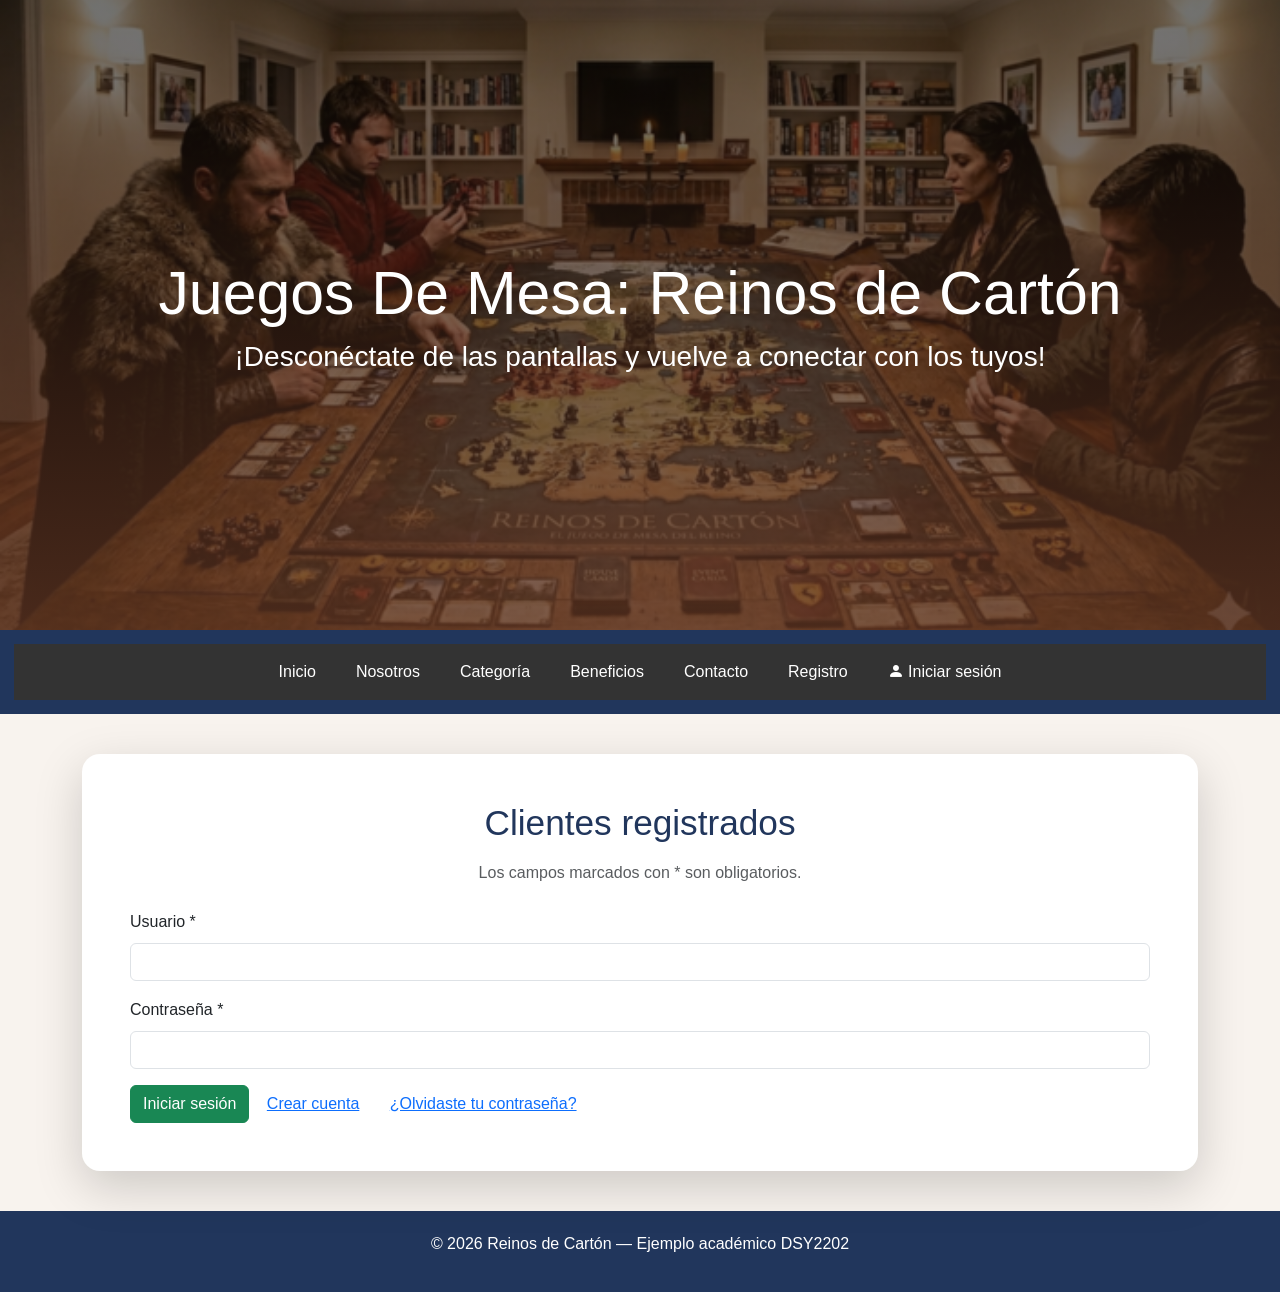
<file: home.html>
<!DOCTYPE html>

<html lang="es">

<head>
    <!-- Codificación del documento -->
    <meta charset="UTF-8" />

    <!-- Ayuda a que la página se visualice correctamente en distintos dispositivos -->
    <meta name="viewport" content="width=device-width, initial-scale=1.0">

    <title>Mi cuenta</title>

    <!-- Bootstrap para estilos rápidos -->
    <link rel="stylesheet" href="https://cdn.jsdelivr.net/npm/bootstrap@5.3.0/dist/css/bootstrap.min.css">


</head>

<body class="bg-light">

    <div class="container">
        <h3>Mi cuenta</h3>

        <!--
      Este párrafo se completará desde js/sesion.js.
      Mostrará un mensaje como:
      "Bienvenido, camila"
    -->
        <p id="mensaje"></p>

    </div>

    <!-- Script que controla acceso, bienvenida y cierre de sesión -->
    <script src="js/sesion.js"></script>



    <div class="container mt-5">
        <div class="row">
            <div class="col-md-4 mb-4">
                <div class="card shadow-sm">
                    <div class="card-header bg-primary text-white">
                        <h4 class="mb-0">Mi Perfil</h4>
                    </div>
                    <div class="card-body">
                        <p><strong>Nombre:</strong> <span id="perfil-nombre">Cargando...</span></p>
                        <p><strong>Usuario:</strong> <span id="perfil-usuario">Cargando...</span></p>
                        <p><strong>Correo:</strong> <span id="perfil-correo">Cargando...</span></p>
                        <p><strong>Dirección:</strong> <span id="perfil-direccion">Cargando...</span></p>
                        <p><strong>Miembro desde:</strong> <br><span id="perfil-fecha">Cargando...</span></p>

                        <button id="cerrar" class="btn btn-danger w-100 mt-3">Cerrar Sesión</button>
                    </div>
                </div>
            </div>

            <div class="col-md-8">
                <div class="card shadow-sm">
                    <div class="card-header bg-success text-white">
                        <h4 class="mb-0">Mis Compras</h4>
                    </div>
                    <div class="card-body">
                        <table class="table table-striped">
                            <thead>
                                <tr>
                                    <th>Fecha</th>
                                    <th>Producto</th>
                                    <th>Estado</th>
                                    <th>Total</th>
                                </tr>
                            </thead>
                            <tbody id="tabla-compras">
                            </tbody>
                        </table>
                    </div>
                </div>
            </div>
        </div>
    </div>
    <!-- Script que controla acceso, bienvenida y cierre de sesión -->
    <script src="js/sesion.js"></script>

</body>

</html>
</file>
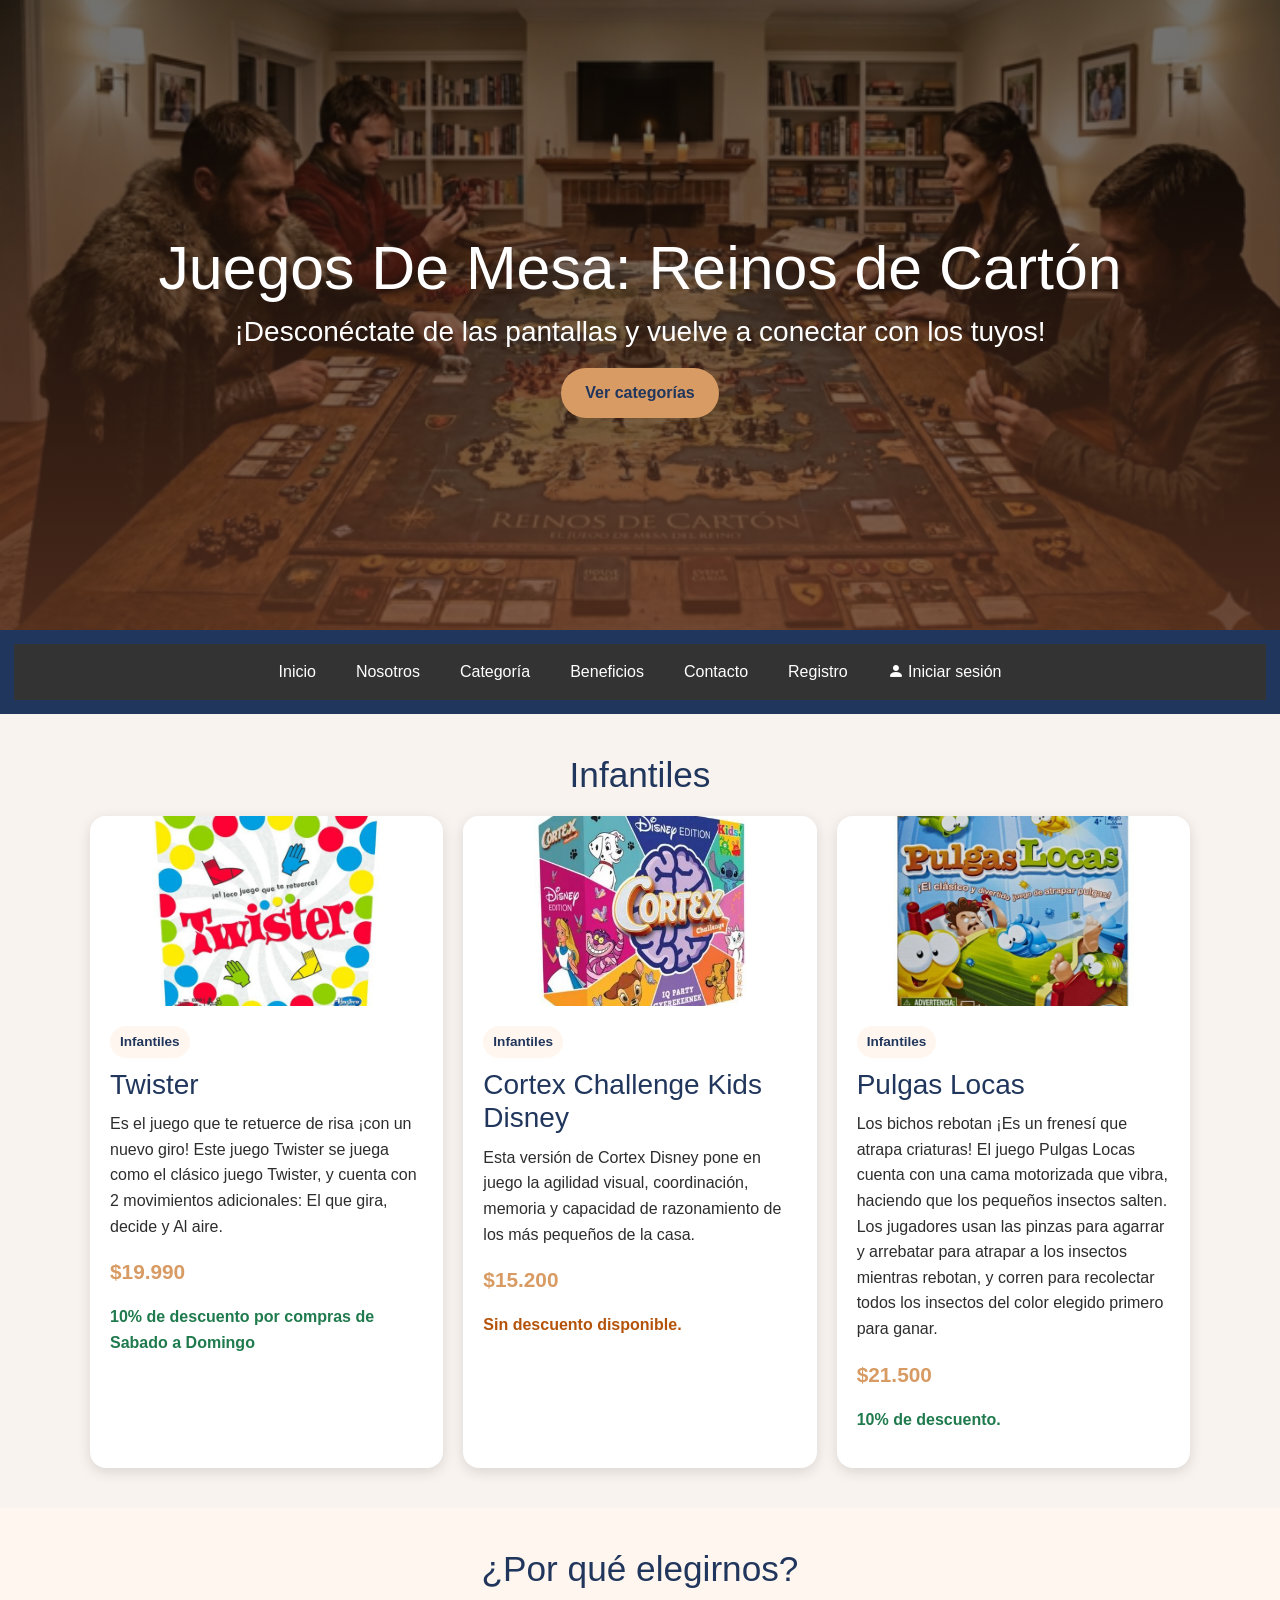
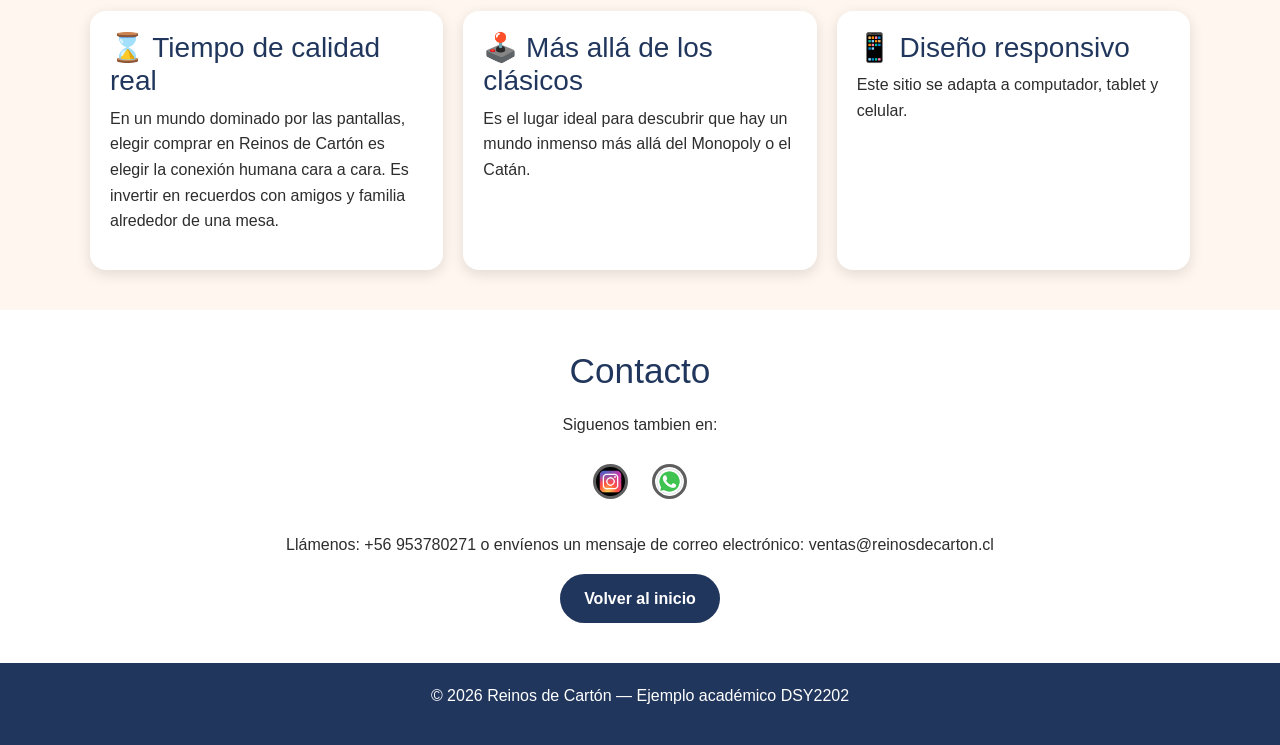
<file: infantiles.html>
<!DOCTYPE html>
<!-- Indica que este documento usa HTML5.
  Siempre debe ir al inicio del archivo.
-->

<html lang="es">
<!-- 
  lang="es" indica que el idioma principal del sitio es español.
  Esto ayuda a navegadores, lectores de pantalla y accesibilidad.
-->

<head>
    <!-- Configuración general del documento -->

    <meta charset="UTF-8">
    <!-- Permite usar correctamente tildes, ñ y caracteres especiales -->

    <meta name="viewport" content="width=device-width, initial-scale=1.0">
    <!-- Permite que el sitio se adapte correctamente a celulares y tablets -->

     <!-- Bootstrap por CDN: nos entrega diseño responsivo y componentes listos -->
    <link href="https://cdn.jsdelivr.net/npm/bootstrap@5.3.3/dist/css/bootstrap.min.css" rel="stylesheet">
    <link href="https://cdn.jsdelivr.net/npm/bootstrap-icons@1.11.3/font/bootstrap-icons.min.css" rel="stylesheet">
    <title>Reinos de Cartón: Juegos de Mesa</title>
    <!-- Título que aparece en la pestaña del navegador -->

    <link rel="stylesheet" href="css/style.css">
    <!-- Conecta este HTML con el archivo CSS externo -->
   

</head>

<body>
    <!-- ========================================================= -->
    <!-- ENCABEZADO PRINCIPAL DEL SITIO -->
    <!-- ========================================================= -->

    <header class="encabezado" id="inicio">
        <!-- header representa la parte superior del sitio.
      Normalmente contiene logo, nombre del sitio o presentación principal.
    -->

        <div class="contenedor encabezado-contenido">
            <!-- div contenedor ayuda a limitar el ancho del contenido
        y mantener la página visualmente ordenada.
         -->
            <p>
            <h1>Juegos De Mesa: Reinos de Cartón</h1>
            <!-- h1 es el título principal de la página. Debe existir solo uno por página. -->
            <h3>¡Desconéctate de las pantallas y vuelve a conectar con los tuyos!</h3>
            </p>

            <!-- Párrafo de presentación o slogan -->

            <a href="#menu" class="boton-principal">Ver categorías</a>
            <!-- Enlace interno.
        Al hacer clic, baja hasta la sección con id="menu".
      -->
        </div>
    </header>

    <!-- ========================================================= -->
    <!-- MENÚ DE NAVEGACIÓN -->
    <!-- ========================================================= -->

    <nav class="navegacion">
        <!-- nav representa una zona de navegación.
      Aquí ubicamos enlaces internos a distintas secciones.
    -->
        <ul>
            <li><a href="index.html">Inicio</a></li>
            <li><a href="#nosotros">Nosotros</a></li>

            <li class="tiene-submenu">
                <a href="#menu">Categoría</a>
                <ul class="submenu">
                    <li><a href="familiares.html">Familiares</a></li>
                    <li><a href="infantiles.html">Infantiles</a></li>
                    <li><a href="clasicos.html">Clásicos</a></li>
                    <li><a href="carrete.html">Carrete</a></li>
                </ul>
            </li>

            <li><a href="#beneficios">Beneficios</a></li>
            <li><a href="#contacto">Contacto</a></li>
            <li><a href="registro.html">Registro</a></li>
            <li><a href="login.html" title="Accede a tu cuenta">
                <i class="bi-person-fill"></i>
                <span class="hidden-sm-down">Iniciar sesión</span>
            </a></li>
        </ul>
    </nav>

    <!-- ========================================================= -->
    <!-- CONTENIDO PRINCIPAL -->
    <!-- ========================================================= -->

    <main>
        <!-- main representa el contenido principal del sitio.
        Debe usarse una vez por página.
    -->


        <!-- ========================================================= -->
        <!-- SECCIÓN MENÚ -->
        <!-- ========================================================= -->

        <section class="seccion menu" id="menu">
            <div class="contenedor">
                <h2>Infantiles</h2>

                <!-- 
          Contenedor de tarjetas.
          Dentro ubicaremos productos ficticios.
        -->
                <div class="contenedor-tarjetas">

                    <!-- ========================================================= -->
                    <!-- TARJETA 1 -->
                    <!-- ========================================================= -->

                    <article class="tarjeta">
                        <!-- 
              article representa contenido independiente.
              Cada tarjeta puede entenderse por sí sola.
            -->

                        <img src="img/twister.jpg" alt="twister">
                        <!-- 
              img muestra una imagen.
              src indica la ruta.
              alt describe la imagen para accesibilidad.
            -->

                        <div class="tarjeta-contenido">
                            <span class="categoria">Infantiles</span>

                            <h3>Twister</h3>

                            <p>
                                Es el juego que te retuerce de risa ¡con un nuevo giro! Este juego Twister
                                se juega como el clásico juego Twister,
                                y cuenta con 2 movimientos adicionales: El que gira, decide y Al aire.
                            </p>

                            <p class="precio">$19.990</p>

                            <p class="descuento">10% de descuento por compras de Sabado a Domingo</p>
                        </div>
                    </article>

                    <!-- ========================================================= -->
                    <!-- TARJETA 2 -->
                    <!-- ========================================================= -->

                    <article class="tarjeta">
                        <img src="img/cortex_kids.jpg" alt="Infantiles">

                        <div class="tarjeta-contenido">
                            <span class="categoria">Infantiles</span>

                            <h3>Cortex Challenge Kids Disney</h3>

                            <p>
                                Esta versión de Cortex Disney pone en juego la agilidad visual, coordinación,
                                memoria y capacidad de razonamiento de los más pequeños de la casa.
                            </p>

                            <p class="precio">$15.200</p>

                            <p class="sin-descuento">Sin descuento disponible.</p>
                        </div>
                    </article>

                    <!-- ========================================================= -->
                    <!-- TARJETA 3 -->
                    <!-- ========================================================= -->

                    <article class="tarjeta">
                        <img src="img/pulgas-locas.jpg" alt="pulgas locas">

                        <div class="tarjeta-contenido">
                            <span class="categoria">Infantiles</span>

                            <h3>Pulgas Locas</h3>

                            <p>
                                Los bichos rebotan ¡Es un frenesí que atrapa criaturas! El juego Pulgas Locas
                                cuenta con una cama motorizada que vibra, haciendo que los pequeños insectos salten.
                                Los jugadores usan las pinzas para agarrar y arrebatar para atrapar a los insectos
                                mientras rebotan,
                                y corren para recolectar todos los insectos del color elegido primero para ganar.
                            </p>

                            <p class="precio">$21.500</p>

                            <p class="descuento">10% de descuento.</p>
                        </div>
                    </article>


        </section>

        <!-- ========================================================= -->
        <!-- SECCIÓN BENEFICIOS -->
        <!-- ========================================================= -->

        <section class="seccion beneficios" id="beneficios">
            <div class="contenedor">
                <h2>¿Por qué elegirnos?</h2>

                <div class="contenedor-beneficios">

                    <article class="beneficio">
                        <h3>⌛ Tiempo de calidad real</h3>
                        <p>En un mundo dominado por las pantallas, elegir comprar en Reinos de Cartón es elegir
                            la conexión humana cara a cara.
                            Es invertir en recuerdos con amigos y familia alrededor de una mesa.</p>
                    </article>

                    <article class="beneficio">
                        <h3> 🕹️ Más allá de los clásicos</h3>
                        <p>Es el lugar ideal para descubrir que hay un mundo inmenso más allá del Monopoly o el Catán.
                        </p>
                    </article>

                    <article class="beneficio">
                        <h3>📱 Diseño responsivo</h3>
                        <p>Este sitio se adapta a computador, tablet y celular.</p>
                    </article>

                </div>
            </div>

        </section>

        <!-- ========================================================= -->
        <!-- SECCIÓN CONTACTO -->
        <!-- ========================================================= -->

        <section class="seccion contacto" id="contacto">
            <div class="contenedor">
                <h2>Contacto</h2>

                <p>
                    Siguenos tambien en:
                <div class="item-wrapper">
                    <img src="img/instagram.png" alt="instagram">
                </div>
                <div class="item-wrapper">
                    <img src="img/whatsapp.gif" alt="whatsapp">
                </div>
                </p>

                <p>
                    Llámenos: +56 953780271 o
                    envíenos un mensaje de correo electrónico: ventas@reinosdecarton.cl
                </p>

                <a href="#inicio" class="boton-secundario">Volver al inicio</a>
            </div>
        </section>

    </main>


    <!-- ========================================================= -->
    <!-- PIE DE PÁGINA -->
    <!-- ========================================================= -->

    <footer class="pie-pagina">
        <p>© 2026 Reinos de Cartón — Ejemplo académico DSY2202</p>
    </footer>


</body>

</html>
</file>
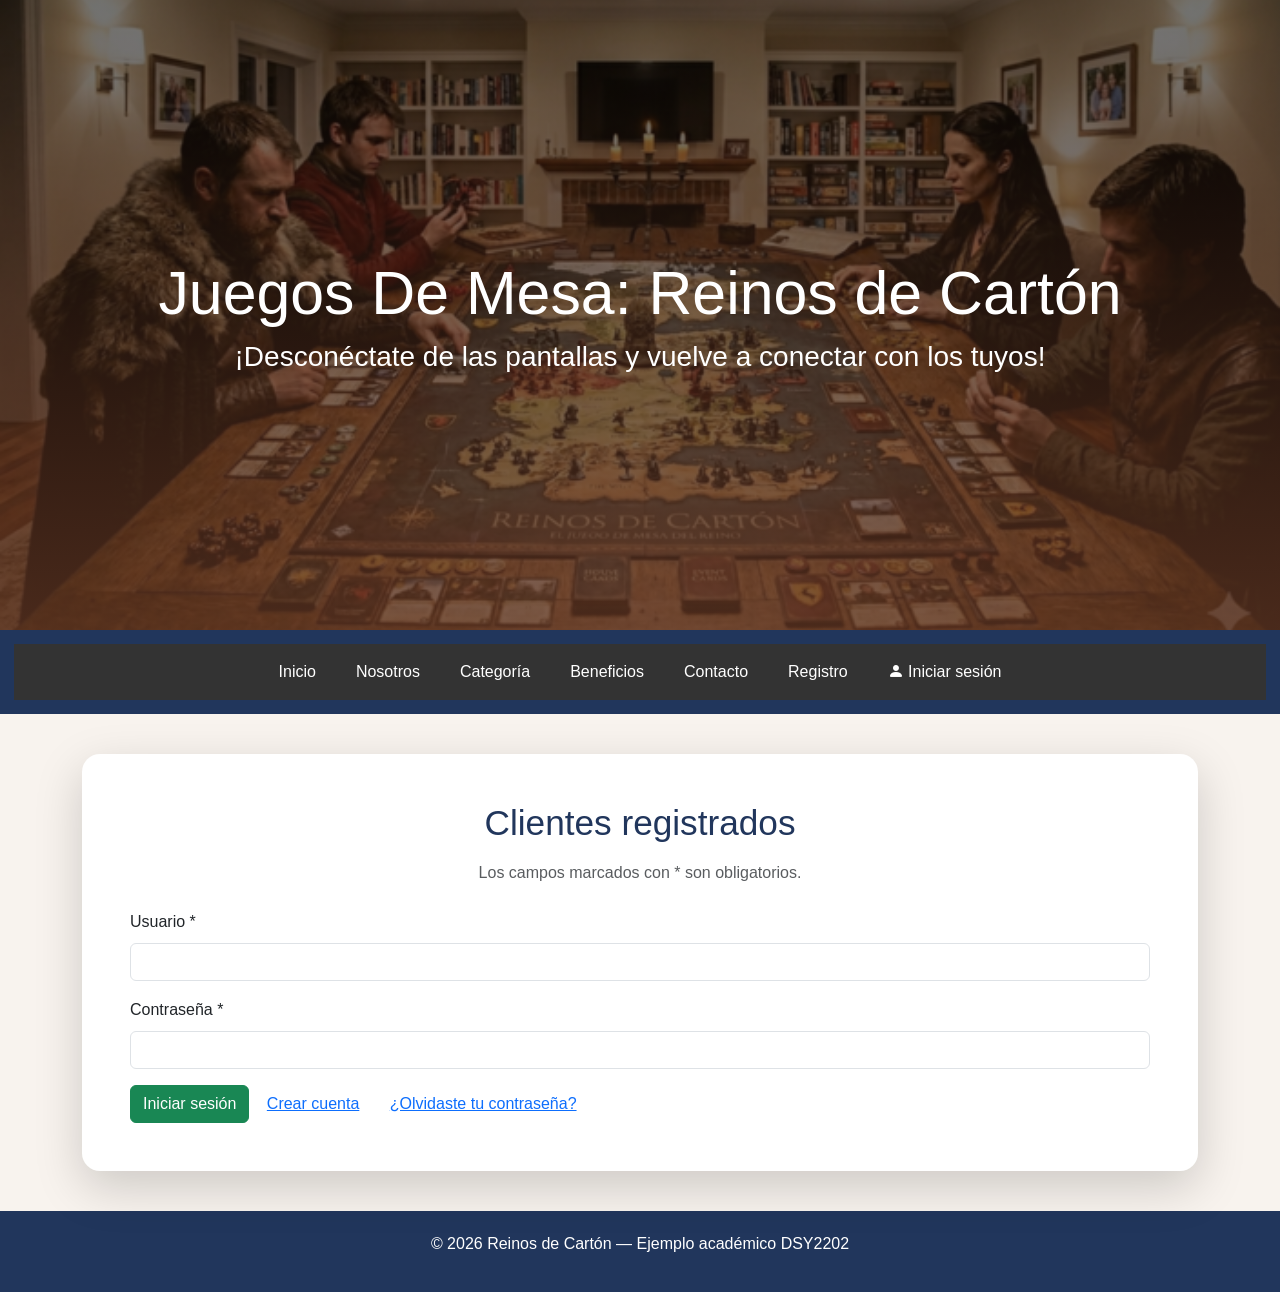
<file: login.html>
<!DOCTYPE html>

<html lang="es">

<head>

    <meta charset="UTF-8">
    <meta name="viewport" content="width=device-width, initial-scale=1.0">
    <!-- Permite que el sitio se adapte correctamente a celulares y tablets -->

    <!-- Bootstrap por CDN: nos entrega diseño responsivo y componentes listos -->
    <link href="https://cdn.jsdelivr.net/npm/bootstrap@5.3.3/dist/css/bootstrap.min.css" rel="stylesheet">
    <link href="https://cdn.jsdelivr.net/npm/bootstrap-icons@1.11.3/font/bootstrap-icons.min.css" rel="stylesheet">

    <title>Inicio Sesión</title>

    <link rel="stylesheet" href="css/estilos.css">
    <link rel="stylesheet" href="css/style.css">

</head>

<body>
    <!-- ========================================================= -->
    <!-- ENCABEZADO PRINCIPAL DEL SITIO -->
    <!-- ========================================================= -->

    <header class="encabezado" id="inicio">
        <!-- header representa la parte superior del sitio.
      Normalmente contiene logo, nombre del sitio o presentación principal.
    -->

        <div class="contenedor encabezado-contenido">
            <!-- div contenedor ayuda a limitar el ancho del contenido
        y mantener la página visualmente ordenada.
         -->
            <p>
            <h1>Juegos De Mesa: Reinos de Cartón</h1>
            <!-- h1 es el título principal de la página. Debe existir solo uno por página. -->
            <h3>¡Desconéctate de las pantallas y vuelve a conectar con los tuyos!</h3>
            </p>

        </div>
    </header>

    <!-- ========================================================= -->
    <!-- MENÚ DE NAVEGACIÓN -->
    <!-- ========================================================= -->

    <nav class="navegacion">
        <!-- nav representa una zona de navegación.
      Aquí ubicamos enlaces internos a distintas secciones.
    -->
        <ul>
            <li><a href="index.html">Inicio</a></li>
            <li><a href="#nosotros">Nosotros</a></li>

            <li class="tiene-submenu">
                <a href="#menu">Categoría</a>
                <ul class="submenu">
                    <li><a href="familiares.html">Familiares</a></li>
                    <li><a href="infantiles.html">Infantiles</a></li>
                    <li><a href="clasicos.html">Clásicos</a></li>
                    <li><a href="carrete.html">Carrete</a></li>
                </ul>
            </li>

            <li><a href="#beneficios">Beneficios</a></li>
            <li><a href="#contacto">Contacto</a></li>
            <li><a href="registro.html">Registro</a></li>
            <li><a href="login.html" title="Accede a tu cuenta">
                    <i class="bi-person-fill"></i>
                    <span class="hidden-sm-down">Iniciar sesión</span>
                </a></li>

        </ul>
    </nav>
    <!-- ========================================================= -->
    <!-- CONTENIDO PRINCIPAL -->
    <!-- ========================================================= -->

    <main>

        <div class="container">

            <!--
      Formulario de inicio de sesión.

      id="form-login":
      permite que js/login.js capture el formulario.

      El login se validará con JavaScript, comparando los datos ingresados
      con los usuarios guardados en localStorage.
    -->
            <section class="seccion login">

                <div class="card shadow-lg border-0">
                    <div class="card-body p-4 p-md-5">

                        <h2 class="mb-3 text-center">Clientes registrados</h2>

                        <p class="text-muted text-center mb-4">
                            Los campos marcados con * son obligatorios.
                        </p>

                        <form id="form-login">
                            <!-- Campo usuario -->
                            <div class="mb-3">
                                <label for="usuario" class="form-label">Usuario *</label>
                                <input id="usuario" class="form-control" required>
                            </div>

                            <!-- Campo contraseña -->
                            <div class="mb-3">
                                <label for="password" class="form-label">Contraseña *</label>
                                <input id="password" type="password" class="form-control" required>
                            </div>

                            <!-- Botón que dispara el evento submit controlado por login.js -->
                            <button class="btn btn-success">Iniciar sesión</button>

                            <!-- Enlace útil para quien aún no tiene cuenta -->
                            <a href="registro.html" class="btn btn-link">Crear cuenta</a>

                            <!-- Enlace para recuperar la contraseña -->
                            <a href="recuperar.html" class="btn btn-link">¿Olvidaste tu contraseña?</a>
                        </form>
                    </div>
                </div>
            </section>

        </div>

        <!-- Script que contiene la lógica del login -->
        <script src="js/login.js"></script>

    </main>


    <!-- ========================================================= -->
    <!-- PIE DE PÁGINA -->
    <!-- ========================================================= -->

    <footer class="pie-pagina">
        <p>© 2026 Reinos de Cartón — Ejemplo académico DSY2202</p>
    </footer>

</body>

</html>
</file>
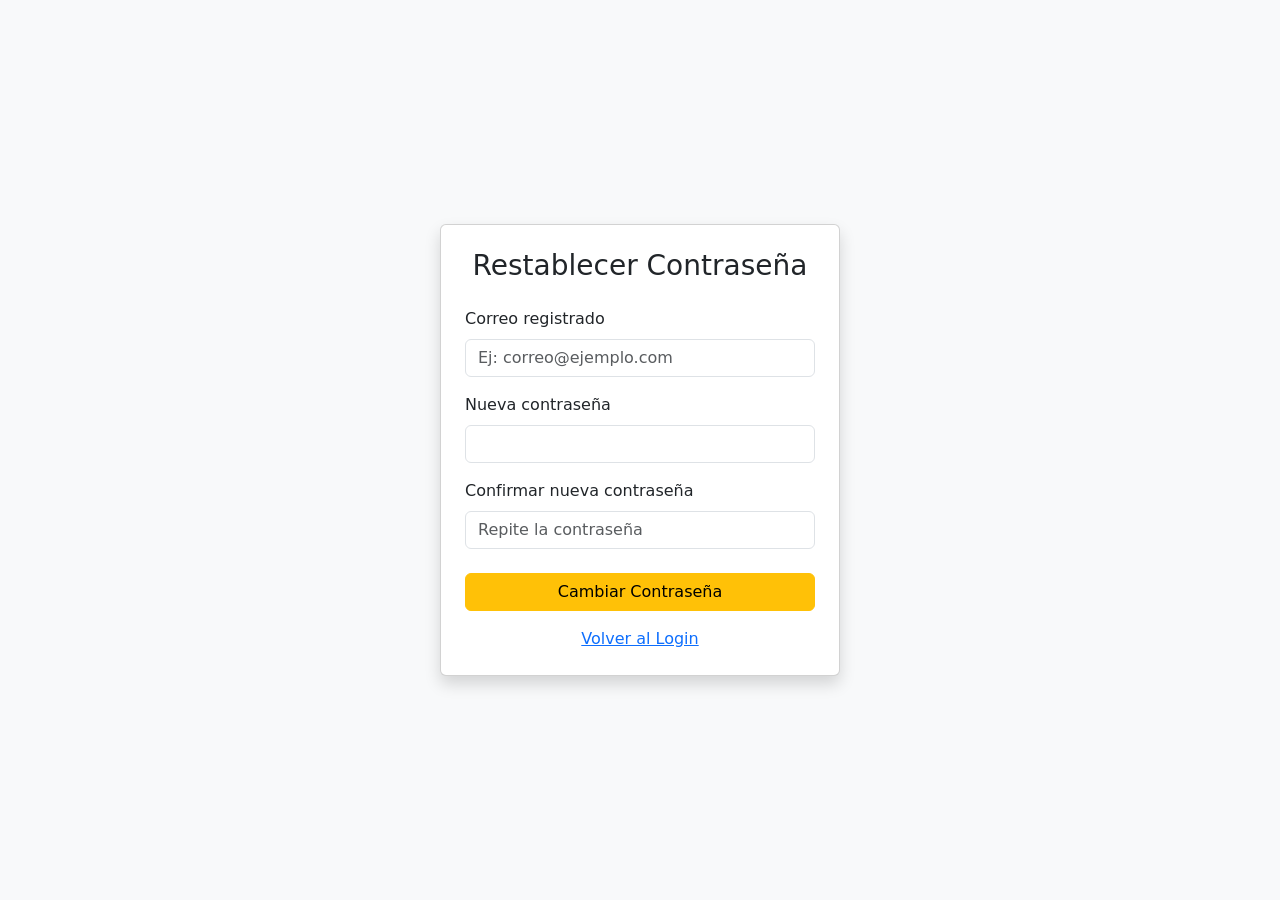
<file: recuperar.html>
<!DOCTYPE html>

<html lang="es">
<head>

    <meta charset="UTF-8">
    <title>Recuperar Contraseña</title>
    <link href="https://cdn.jsdelivr.net/npm/bootstrap@5.3.0/dist/css/bootstrap.min.css" rel="stylesheet">

</head>

<body class="bg-light d-flex justify-content-center align-items-center vh-100">

    <div class="card shadow p-4" style="width: 100%; max-width: 400px;">
        <h3 class="text-center mb-4">Restablecer Contraseña</h3>
        
        <form id="form-recuperar">
            <div class="mb-3">
                <label for="correo-recuperar" class="form-label">Correo registrado</label>
                <input type="email" id="correo-recuperar" class="form-control" required placeholder="Ej: correo@ejemplo.com">
            </div>
            <div class="mb-3">
                <label for="nueva-password" class="form-label">Nueva contraseña</label>
                <input type="password" id="nueva-password" class="form-control" required>
            </div>

            <div class="mb-4">
                <label for="confirmar-password" class="form-label">Confirmar nueva contraseña</label>
                <input type="password" id="confirmar-password" class="form-control" required placeholder="Repite la contraseña">
            </div>
            
            <button type="submit" class="btn btn-warning w-100">Cambiar Contraseña</button>
            
            <div class="mt-3 text-center">
                <a href="login.html">Volver al Login</a>
            </div>
        </form>
    </div>

    <script src="js/recuperar.js"></script>
</body>
</html>
</file>
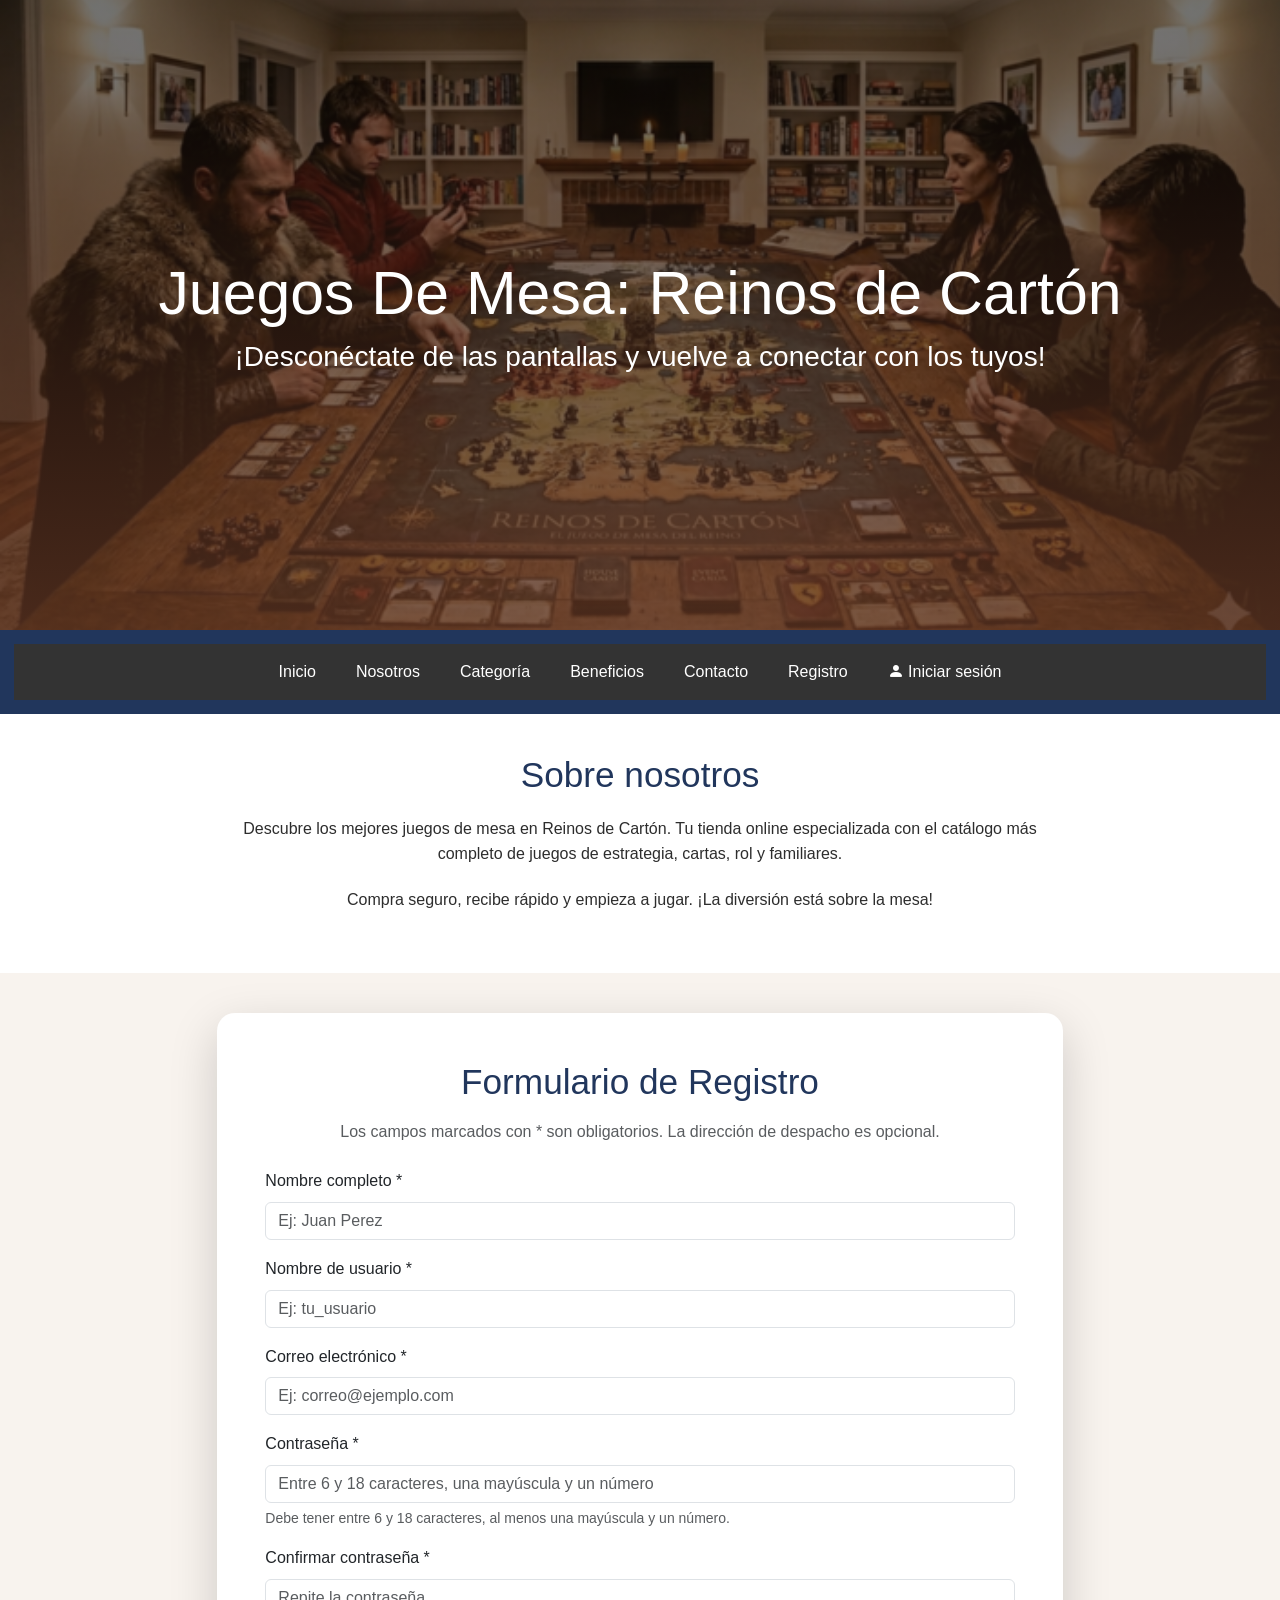
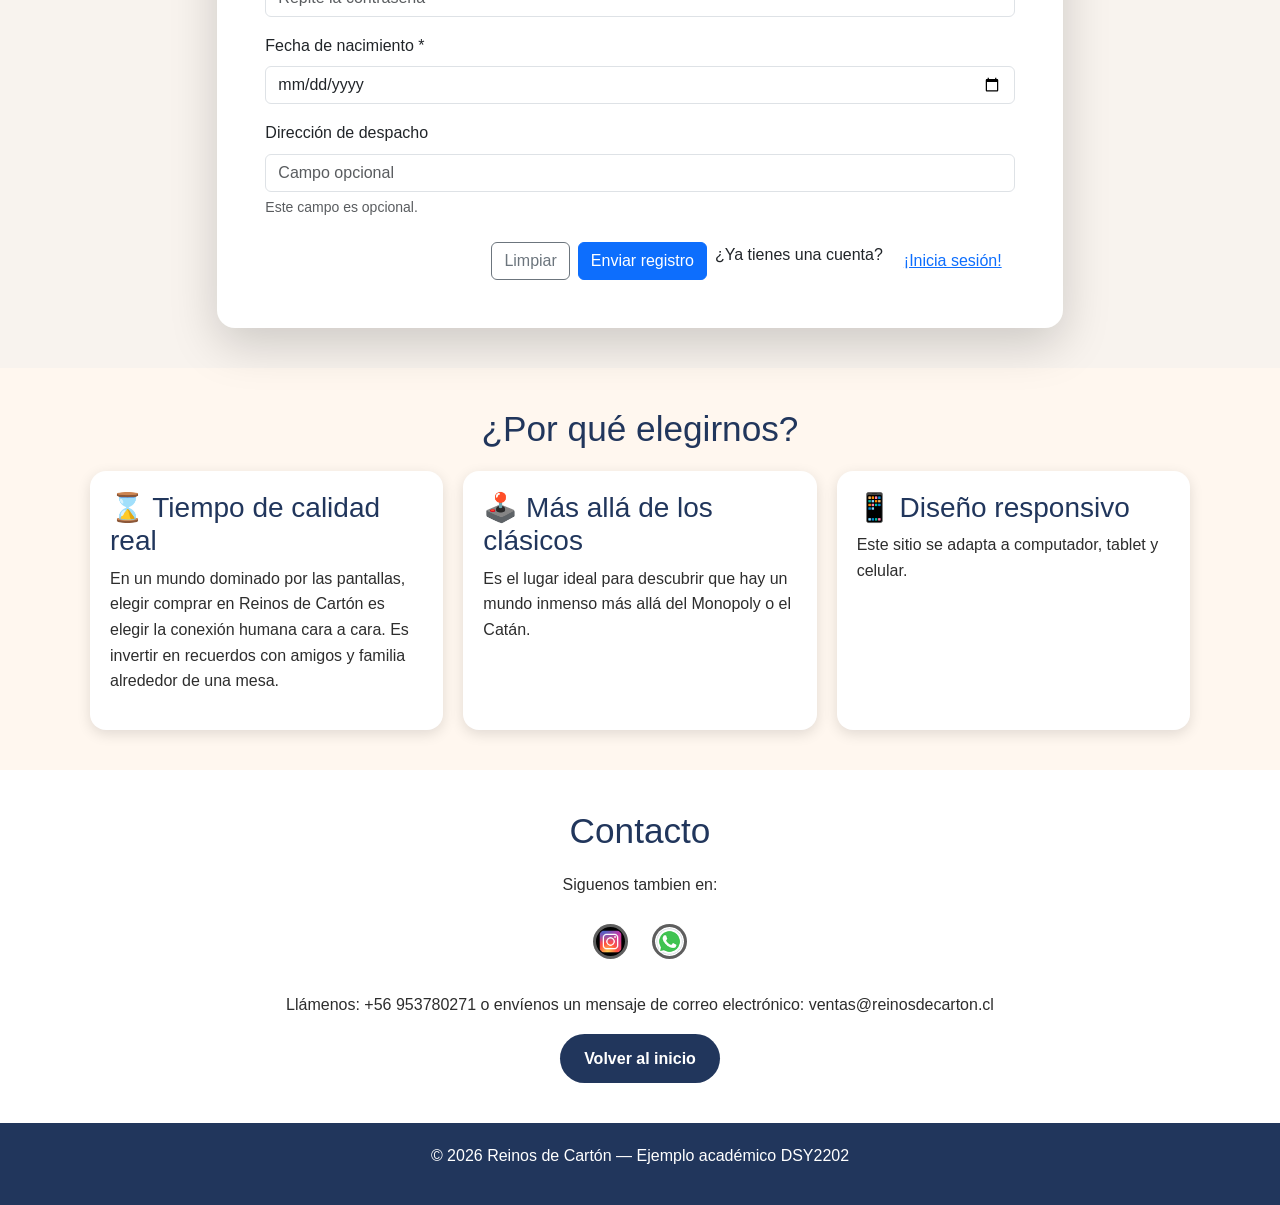
<file: registro.html>
<!DOCTYPE html>
<!-- Indica que este documento usa HTML5.
  Siempre debe ir al inicio del archivo.
-->

<html lang="es">
<!-- 
  lang="es" indica que el idioma principal del sitio es español.
  Esto ayuda a navegadores, lectores de pantalla y accesibilidad.
-->

<head>
    <!-- Configuración general del documento -->

    <meta charset="UTF-8">
    <!-- Permite usar correctamente tildes, ñ y caracteres especiales -->

    <meta name="viewport" content="width=device-width, initial-scale=1.0">
    <!-- Permite que el sitio se adapte correctamente a celulares y tablets -->

    <!-- Bootstrap por CDN: nos entrega diseño responsivo y componentes listos -->
    <link href="https://cdn.jsdelivr.net/npm/bootstrap@5.3.3/dist/css/bootstrap.min.css" rel="stylesheet">
    <link href="https://cdn.jsdelivr.net/npm/bootstrap-icons@1.11.3/font/bootstrap-icons.min.css" rel="stylesheet">

    <title>Reinos de Cartón: Juegos de Mesa</title>
    <!-- Título que aparece en la pestaña del navegador -->

    <link rel="stylesheet" href="css/estilos.css">
    <link rel="stylesheet" href="css/style.css">
    <!-- Conecta este HTML con el archivo CSS externo -->
    <!-- 
    Archivo JavaScript externo.
    Usamos defer para que el JS se ejecute después de que el HTML esté cargado.
  -->
    <script src="js/registro.js" defer></script>

</head>

<body>
    <!-- ========================================================= -->
    <!-- ENCABEZADO PRINCIPAL DEL SITIO -->
    <!-- ========================================================= -->

    <header class="encabezado" id="inicio">
        <!-- header representa la parte superior del sitio.
      Normalmente contiene logo, nombre del sitio o presentación principal.
    -->

        <div class="contenedor encabezado-contenido">
            <!-- div contenedor ayuda a limitar el ancho del contenido
        y mantener la página visualmente ordenada.
         -->
            <p>
            <h1>Juegos De Mesa: Reinos de Cartón</h1>
            <!-- h1 es el título principal de la página. Debe existir solo uno por página. -->
            <h3>¡Desconéctate de las pantallas y vuelve a conectar con los tuyos!</h3>
            </p>


        </div>
    </header>

    <!-- ========================================================= -->
    <!-- MENÚ DE NAVEGACIÓN -->
    <!-- ========================================================= -->

    <nav class="navegacion">
        <!-- nav representa una zona de navegación.
      Aquí ubicamos enlaces internos a distintas secciones.
    -->
        <ul>
            <li><a href="index.html">Inicio</a></li>
            <li><a href="#nosotros">Nosotros</a></li>

            <li class="tiene-submenu">
                <a href="#menu">Categoría</a>
                <ul class="submenu">
                    <li><a href="familiares.html">Familiares</a></li>
                    <li><a href="infantiles.html">Infantiles</a></li>
                    <li><a href="clasicos.html">Clásicos</a></li>
                    <li><a href="carrete.html">Carrete</a></li>
                </ul>
            </li>

            <li><a href="#beneficios">Beneficios</a></li>
            <li><a href="#contacto">Contacto</a></li>
            <li><a href="registro.html">Registro</a></li>
            <li><a href="login.html" title="Accede a tu cuenta">
                    <i class="bi-person-fill"></i>
                    <span class="hidden-sm-down">Iniciar sesión</span>
                </a></li>

        </ul>
    </nav>



    <!-- ========================================================= -->
    <!-- CONTENIDO PRINCIPAL -->
    <!-- ========================================================= -->

    <main>
        <!-- main representa el contenido principal del sitio.
        Debe usarse una vez por página.
    -->
        <!-- ========================================================= -->
        <!-- SECCIÓN NOSOTROS -->
        <!-- ========================================================= -->

        <section class="seccion nosotros" id="nosotros">
            <!-- 
        section agrupa contenido relacionado.
        En este caso, información sobre los juegos de mesa en "Reinos de Cartón"
      -->

            <div class="contenedor">
                <h2>Sobre nosotros</h2>

                <p>
                    Descubre los mejores juegos de mesa en Reinos de Cartón.
                    Tu tienda online especializada con el catálogo más completo de juegos de estrategia,
                    cartas, rol y familiares.
                </p>

                <p>
                    Compra seguro, recibe rápido y empieza a jugar.
                    ¡La diversión está sobre la mesa!
                </p>
            </div>
        </section>

        <section class="seccion menu" id="menu">
            <div class="row justify-content-center">
                <div class="col-12 col-lg-9 col-xl-8">

                    <div class="card shadow-lg border-0">
                        <div class="card-body p-4 p-md-5">

                            <h2 class="mb-3 text-center">Formulario de Registro</h2>

                            <p class="text-muted text-center mb-4">
                                Los campos marcados con * son obligatorios. La dirección de despacho es opcional.
                            </p>

                            <!-- 
              Este div será usado por JavaScript para mostrar mensajes generales:
              éxito, error o advertencias.
            -->
                            <div id="alertaGeneral"></div>

                            <!-- FORMULARIO -->
                            <form id="formRegistro" novalidate>

                                <!-- Nombre completo -->
                                <div class="mb-3">
                                    <label for="nombre" class="form-label">Nombre completo *</label>
                                    <input type="text" class="form-control" id="nombre" placeholder="Ej: Juan Perez">
                                    <div class="invalid-feedback">
                                        El nombre completo es obligatorio.
                                    </div>
                                    <div class="valid-feedback">
                                        Nombre ingresado correctamente.
                                    </div>
                                </div>

                                <!-- Nombre de usuario -->
                                <div class="mb-3">
                                    <label for="usuario" class="form-label">Nombre de usuario *</label>
                                    <input type="text" class="form-control" id="usuario" placeholder="Ej: tu_usuario">
                                    <div class="invalid-feedback">
                                        El nombre de usuario es obligatorio.
                                    </div>
                                    <div class="valid-feedback">
                                        Usuario válido.
                                    </div>
                                </div>

                                <!-- Correo electrónico -->
                                <div class="mb-3">
                                    <label for="correo" class="form-label">Correo electrónico *</label>
                                    <input type="email" class="form-control" id="correo"
                                        placeholder="Ej: correo@ejemplo.com">
                                    <div class="invalid-feedback">
                                        Ingresa un correo electrónico válido.
                                    </div>
                                    <div class="valid-feedback">
                                        Correo válido.
                                    </div>
                                </div>

                                <!-- Contraseña -->
                                <div class="mb-3">
                                    
                                    <label for="password" class="form-label">Contraseña *</label>
                                    <input type="password" class="form-control" id="password"
                                        placeholder="Entre 6 y 18 caracteres, una mayúscula y un número" maxlength="18">
                                    
                                    <div class="form-text">
                                        Debe tener entre 6 y 18 caracteres, al menos una mayúscula y un número.
                                    </div>
                                    <div class="invalid-feedback">
                                        La contraseña no cumple las reglas solicitadas.
                                    </div>
                                    <div class="valid-feedback">
                                        Contraseña segura para este ejercicio.
                                    </div>

                                </div>

                                <!-- Confirmar contraseña -->
                                <div class="mb-3">
                                    <label for="confirmarPassword" class="form-label">Confirmar contraseña *</label>
                                    <input type="password" class="form-control" id="confirmarPassword"
                                        placeholder="Repite la contraseña">
                                    <div class="invalid-feedback">
                                        Las contraseñas deben ser iguales.
                                    </div>
                                    <div class="valid-feedback">
                                        Las contraseñas coinciden.
                                    </div>
                                </div>

                                <!-- Fecha de nacimiento -->
                                <div class="mb-3">
                                    <label for="fechaNacimiento" class="form-label">Fecha de nacimiento *</label>
                                    <input type="date" class="form-control" id="fechaNacimiento">
                                    <div class="invalid-feedback">
                                        Debes ingresar una fecha válida y tener al menos 13 años.
                                    </div>
                                    <div class="valid-feedback">
                                        Edad válida para registrarse.
                                    </div>
                                </div>

                                <!-- Dirección opcional -->
                                <div class="mb-4">
                                    <label for="direccion" class="form-label">Dirección de despacho</label>
                                    <input type="text" class="form-control" id="direccion" placeholder="Campo opcional">
                                    <div class="form-text">
                                        Este campo es opcional.
                                    </div>
                                </div>

                                <!-- Botones -->
                                <div class="d-grid gap-2 d-md-flex justify-content-md-end">
                                    <button type="reset" class="btn btn-outline-secondary">
                                        Limpiar
                                    </button>

                                    <button type="submit" class="btn btn-primary">
                                        Enviar registro
                                    </button>

                                    <!-- Enlace para ir al login si el usuario ya tiene cuenta -->
                                    ¿Ya tienes una cuenta?
                                    <a href="login.html" class="btn btn-link">¡Inicia sesión!</a>

                                </div>

                            </form>

                        </div>
                    </div>

                </div>
            </div>



        </section>

        <!-- ========================================================= -->
        <!-- SECCIÓN BENEFICIOS -->
        <!-- ========================================================= -->

        <section class="seccion beneficios" id="beneficios">
            <div class="contenedor">
                <h2>¿Por qué elegirnos?</h2>

                <div class="contenedor-beneficios">

                    <article class="beneficio">
                        <h3>⌛ Tiempo de calidad real</h3>
                        <p>En un mundo dominado por las pantallas, elegir comprar en Reinos de Cartón es elegir
                            la conexión humana cara a cara.
                            Es invertir en recuerdos con amigos y familia alrededor de una mesa.</p>
                    </article>

                    <article class="beneficio">
                        <h3> 🕹️ Más allá de los clásicos</h3>
                        <p>Es el lugar ideal para descubrir que hay un mundo inmenso más allá del Monopoly o el Catán.
                        </p>
                    </article>

                    <article class="beneficio">
                        <h3>📱 Diseño responsivo</h3>
                        <p>Este sitio se adapta a computador, tablet y celular.</p>
                    </article>

                </div>
            </div>

        </section>

        <!-- ========================================================= -->
        <!-- SECCIÓN CONTACTO -->
        <!-- ========================================================= -->

        <section class="seccion contacto" id="contacto">
            <div class="contenedor">
                <h2>Contacto</h2>

                <p>
                    Siguenos tambien en:
                <div class="item-wrapper">
                    <img src="img/instagram.png" alt="instagram">
                </div>
                <div class="item-wrapper">
                    <img src="img/whatsapp.gif" alt="whatsapp">
                </div>
                </p>

                <p>
                    Llámenos: +56 953780271 o
                    envíenos un mensaje de correo electrónico: ventas@reinosdecarton.cl
                </p>

                <a href="#inicio" class="boton-secundario">Volver al inicio</a>
            </div>
        </section>




    </main>


    <!-- ========================================================= -->
    <!-- PIE DE PÁGINA -->
    <!-- ========================================================= -->

    <footer class="pie-pagina">
        <p>© 2026 Reinos de Cartón — Ejemplo académico DSY2202</p>
    </footer>


</body>

</html>
</file>
<file: css/style.css>
/* ========================================================= */
/* VARIABLES CSS */
/* ========================================================= */

/*
  Las variables CSS permiten guardar valores reutilizables.
  Si queremos cambiar el color principal del sitio,
  lo hacemos una sola vez aquí.
*/

:root {
  --color-principal: hwb(219 13% 64%);
  --color-secundario: #d89b64;
  --color-fondo: #f8f3ee;
  --color-texto: #2d2d2d;
  --color-blanco: #ffffff;
  --color-suave: #fff7ef;
  --color-exito: #1f7a4d;
  --color-alerta: #b45309;

  --fuente-principal: Arial, Helvetica, sans-serif;

  --espaciado-pequeno: 10px;
  --espaciado-medio: 20px;
  --espaciado-grande: 40px;

  --radio-borde: 16px;
  --sombra-suave: 0 4px 14px rgba(0, 0, 0, 0.12);
  --sombra-fuerte: 0 8px 24px rgba(0, 0, 0, 0.22);
}

/* ========================================================= */
/* ESTILOS GENERALES */
/* ========================================================= */

/*
  box-sizing: border-box ayuda a que width incluya padding y border.
  Esto evita cálculos visuales confusos al diseñar.
*/

* {
  box-sizing: border-box;
}

/*
  body representa todo el documento visible.
  Quitamos margin por defecto para controlar mejor el diseño.
*/

body {
  margin: 0;
  font-family: var(--fuente-principal);
  background-color: var(--color-fondo);
  color: var(--color-texto);
  line-height: 1.6;
}

/*
  Las imágenes se adaptan al ancho disponible.
  Esto ayuda a que no se desborden.
*/

img {
  max-width: 100%;
  display: block;
}

/*
  Contenedor reutilizable para limitar el ancho del contenido.
  Así el sitio no queda demasiado extendido en pantallas grandes.
*/

.contenedor {
  width: 90%;
  max-width: 1100px;
  margin: 0 auto;
}

/* ========================================================= */
/* ENCABEZADO */
/* ========================================================= */

.encabezado {
  min-height: 70vh;

  /*
    Fondo con degradado más imagen.
    El degradado oscurece la imagen para que el texto se lea mejor.
  */
  background:
    linear-gradient(rgba(0, 0, 0, 0.55), rgba(92, 52, 34, 0.8)),
    url("../img/principal.png");

  background-size: cover;
  background-position: center;

  display: flex;
  align-items: center;
  text-align: center;
  color: var(--color-blanco);
}

/*
  Animación de entrada para el contenido del encabezado.
*/

.encabezado-contenido {
  animation: aparecerDesdeAbajo 1s ease;
}

.encabezado h1 {
  font-size: 3.8rem;
  margin-bottom: var(--espaciado-pequeno);
}

.encabezado p {
  font-size: 1.3rem;
  margin-bottom: var(--espaciado-medio);
}

/* ========================================================= */
/* BOTONES */
/* ========================================================= */

/*
  Botón principal.
  Usamos display: inline-block para poder aplicar padding y transform.
*/

.boton-principal,
.boton-secundario {
  display: inline-block;
  padding: 12px 24px;
  border-radius: 999px;
  text-decoration: none;
  font-weight: bold;
  transition: transform 0.3s ease, background-color 0.3s ease;
}

/*
  Botón usado sobre fondo oscuro.
*/

.boton-principal {
  background-color: var(--color-secundario);
  color: var(--color-principal);
}

/*
  Animación tipo microinteracción.
  Cuando el usuario pasa el mouse, el botón sube levemente.
*/

.boton-principal:hover,
.boton-secundario:hover {
  transform: translateY(-4px);
}

.boton-principal:hover {
  background-color: var(--color-blanco);
}

/*
  Botón secundario usado en contacto.
*/

.boton-secundario {
  background-color: var(--color-principal);
  color: var(--color-blanco);
}

/* ========================================================= */
/* NAVEGACIÓN */
/* ========================================================= */

.navegacion {
  background-color: var(--color-principal);
  text-align: center;
  padding: 14px;
  position: sticky;
  top: 0;
  z-index: 10;
}

/*
  Los enlaces del menú se muestran en línea.
*/

/* --- ESTILOS PRINCIPALES DEL MENÚ --- */
.navegacion ul {
    list-style: none;
    padding: 0;
    margin: 0;
    display: flex; 
    justify-content: center; /* CLAVE: Esto centra los elementos horizontalmente */
    background-color: #333; /* Fondo oscuro para el menú */
}

.navegacion li {
    position: relative; /* Necesario para que el submenú se alinee con su padre */
}

.navegacion a {
    display: block;
    padding: 15px 20px;
    color: white;
    text-decoration: none;
    font-family: Arial, sans-serif;
    transition: background-color 0.2s ease;
}

.navegacion a:hover {
    background-color: #444; /* Color al pasar el mouse por los botones principales */
}

/* --- ESTILOS DEL SUBMENÚ DESPLEGABLE --- */
.navegacion .submenu {
    display: none; /* Oculto por defecto */
    position: absolute;
    top: 100%; /* Se despliega justo debajo */
    left: 50%; /* CLAVE: Lo mueve al centro del botón padre */
    transform: translateX(-50%); /* CLAVE: Lo centra perfectamente respecto a "Categoría" */
    background-color: #222; /* Un tono un poco más oscuro para diferenciarlo */
    min-width: 160px;
    box-shadow: 0px 4px 8px rgba(0,0,0,0.2); /* Sombra suave para darle profundidad */
    z-index: 10; /* Se asegura de quedar por encima de otros elementos */
}

.navegacion .submenu li {
    width: 100%; /* Fuerza a las subcategorías a ocupar todo el ancho */
}

.navegacion .submenu a {
    padding: 12px 15px;
    font-size: 14px;
    text-align: center; /* Centra también el texto dentro de las subcategorías */
}

.navegacion .submenu a:hover {
    background-color: #555;
}

/* --- MOSTRAR SUBMENÚ AL PASAR EL MOUSE --- */
.navegacion .tiene-submenu:hover .submenu {
    display: block; /* Cambiado a block para que respete el centrado del transform */
}

.item-wrapper {
    overflow: hidden;
    box-sizing: border-box;
    width: 35px;
    height: 35px;
    margin: 10px;
    border-style: solid;
    border-width: 3px;
    border-color: rgba(127, 127, 127, 0.74);
    border-radius: 50%;
    background-color: rgb(0, 0, 0);
    transition: opacity 300ms ease, background-color 300ms ease, border-color 300ms ease;
    cursor: pointer;
    display: inline-block;
    align-items: center;
    justify-content: center;
}

/* ========================================================= */
/* SECCIONES GENERALES */
/* ========================================================= */

.seccion {
  padding: var(--espaciado-grande) 0;
}

.seccion h2 {
  text-align: center;
  color: var(--color-principal);
  font-size: 2.2rem;
  margin-bottom: var(--espaciado-medio);
}

.texto-intro {
  text-align: center;
  max-width: 700px;
  margin: 0 auto var(--espaciado-grande);
}

/* ========================================================= */
/* SECCIÓN NOSOTROS */
/* ========================================================= */

.nosotros {
  background-color: var(--color-blanco);
}

.nosotros p {
  max-width: 800px;
  margin: 0 auto var(--espaciado-medio);
  text-align: center;
}

/* ========================================================= */
/* TARJETAS DEL MENÚ */
/* ========================================================= */

/*
  Contenedor de tarjetas usando CSS Grid.
  repeat(auto-fit, minmax(260px, 1fr)) permite que las tarjetas
  se adapten automáticamente al espacio disponible.
*/

.contenedor-tarjetas {
  display: grid;
  grid-template-columns: repeat(auto-fit, minmax(260px, 1fr));
  gap: var(--espaciado-medio);
}

/*
  Tarjeta de producto.
  Aquí se aplica el modelo de caja:
  - contenido
  - padding interno
  - borde redondeado
  - sombra
  - margen generado por el gap del contenedor
*/

.tarjeta {
  background-color: var(--color-blanco);
  border-radius: var(--radio-borde);
  overflow: hidden;
  box-shadow: var(--sombra-suave);
  transition: transform 0.3s ease, box-shadow 0.3s ease;
  animation: aparecerSuave 0.8s ease;
}

/*
  Segunda animación: hover en tarjetas.
*/

.tarjeta:hover {
  transform: translateY(-8px);
  box-shadow: var(--sombra-fuerte);
}

.tarjeta img {
  width: 100%;
  height: 190px;
  object-fit: cover;
}

/*
  Contenido interno de la tarjeta.
*/

.tarjeta-contenido {
  padding: var(--espaciado-medio);
}

.categoria {
  display: inline-block;
  background-color: var(--color-suave);
  color: var(--color-principal);
  padding: 5px 10px;
  border-radius: 999px;
  font-size: 0.85rem;
  font-weight: bold;
  margin-bottom: var(--espaciado-pequeno);
}

.tarjeta h3 {
  color: var(--color-principal);
  margin-bottom: var(--espaciado-pequeno);
}

.precio {
  font-size: 1.3rem;
  font-weight: bold;
  color: var(--color-secundario);
}

.descuento {
  color: var(--color-exito);
  font-weight: bold;
}

.sin-descuento {
  color: var(--color-alerta);
  font-weight: bold;
}

/* ========================================================= */
/* BENEFICIOS */
/* ========================================================= */

.beneficios {
  background-color: var(--color-suave);
}

.contenedor-beneficios {
  display: flex;
  gap: var(--espaciado-medio);
  justify-content: center;
}

.beneficio {
  background-color: var(--color-blanco);
  padding: var(--espaciado-medio);
  border-radius: var(--radio-borde);
  box-shadow: var(--sombra-suave);
  flex: 1;
  transition: transform 0.3s ease;
}

/*
  Tercera animación: efecto al pasar el mouse por beneficio.
*/

.beneficio:hover {
  transform: scale(1.03);
}

.beneficio h3 {
  color: var(--color-principal);
}

/* ========================================================= */
/* CONTACTO */
/* ========================================================= */

.contacto {
  background-color: var(--color-blanco);
  text-align: center;
}

/* ========================================================= */
/* PIE DE PÁGINA */
/* ========================================================= */

.pie-pagina {
  background-color: var(--color-principal);
  color: var(--color-blanco);
  text-align: center;
  padding: var(--espaciado-medio);
}

/* ========================================================= */
/* ANIMACIONES CSS */
/* ========================================================= */

/*
  Animación 1:
  Hace que el contenido aparezca subiendo suavemente.
*/

@keyframes aparecerDesdeAbajo {
  from {
    opacity: 0;
    transform: translateY(35px);
  }

  to {
    opacity: 1;
    transform: translateY(0);
  }
}

/*
  Animación 2:
  Aparición suave para tarjetas.
*/

@keyframes aparecerSuave {
  from {
    opacity: 0;
  }

  to {
    opacity: 1;
  }
}

/*
  Animación 3:
  Se podría aplicar a elementos importantes si se desea destacar algo.
*/

@keyframes latidoSuave {
  0% {
    transform: scale(1);
  }

  50% {
    transform: scale(1.04);
  }

  100% {
    transform: scale(1);
  }
}

/*
  Ejemplo de uso de la animación latidoSuave.
  La aplicamos al botón principal.
*/

.boton-principal {
  animation: latidoSuave 2.5s infinite;
}

/*
  Animación 4:
  Cambio suave de color en enlaces de navegación mediante transition.
  Está definida en .navegacion a y .navegacion a:hover.
*/

/* ========================================================= */
/* MEDIA QUERIES */
/* ========================================================= */

/*
  Pantallas medianas: tablets o notebooks pequeños.
*/

@media (max-width: 900px) {
  .encabezado h1 {
    font-size: 3rem;
  }

  .contenedor-beneficios {
    flex-direction: column;
  }
}

/*
  Pantallas pequeñas: celulares.
*/

@media (max-width: 600px) {
  .encabezado {
    min-height: 60vh;
  }

  .encabezado h1 {
    font-size: 2.3rem;
  }

  .encabezado p {
    font-size: 1rem;
  }

  /*
    El menú pasa de enlaces horizontales a enlaces en bloque.
  */
  .navegacion a {
    display: block;
    margin: 8px 0;
  }

  .seccion {
    padding: 30px 0;
  }

  .seccion h2 {
    font-size: 1.8rem;
  }

  .tarjeta img {
    height: 160px;
  }
}
</file>
<file: css/estilos.css>
/* 
  estilos.css
  Archivo de estilos personalizados para complementar Bootstrap.
*/

/* Cambiamos el fondo general de la página */
body {
  background-color: #f4f6f9;
  font-family: Arial, Helvetica, sans-serif;
}

/* Encabezado visual */
.hero {
  background: linear-gradient(135deg, #111827, #1d4ed8);
}

/* Mejoramos la apariencia de la tarjeta */
.card {
  border-radius: 18px;
}

/* Mejoramos inputs al enfocar */
.form-control:focus {
  box-shadow: 0 0 0 0.2rem rgba(13, 110, 253, 0.18);
}

/* Separación visual para mensajes */
#alertaGeneral {
  margin-bottom: 20px;
}

/* Animación suave para botones */
.btn {
  transition: transform 0.2s ease, box-shadow 0.2s ease;
}

.btn:hover {
  transform: translateY(-2px);
  box-shadow: 0 6px 14px rgba(0, 0, 0, 0.16);
}
</file>
